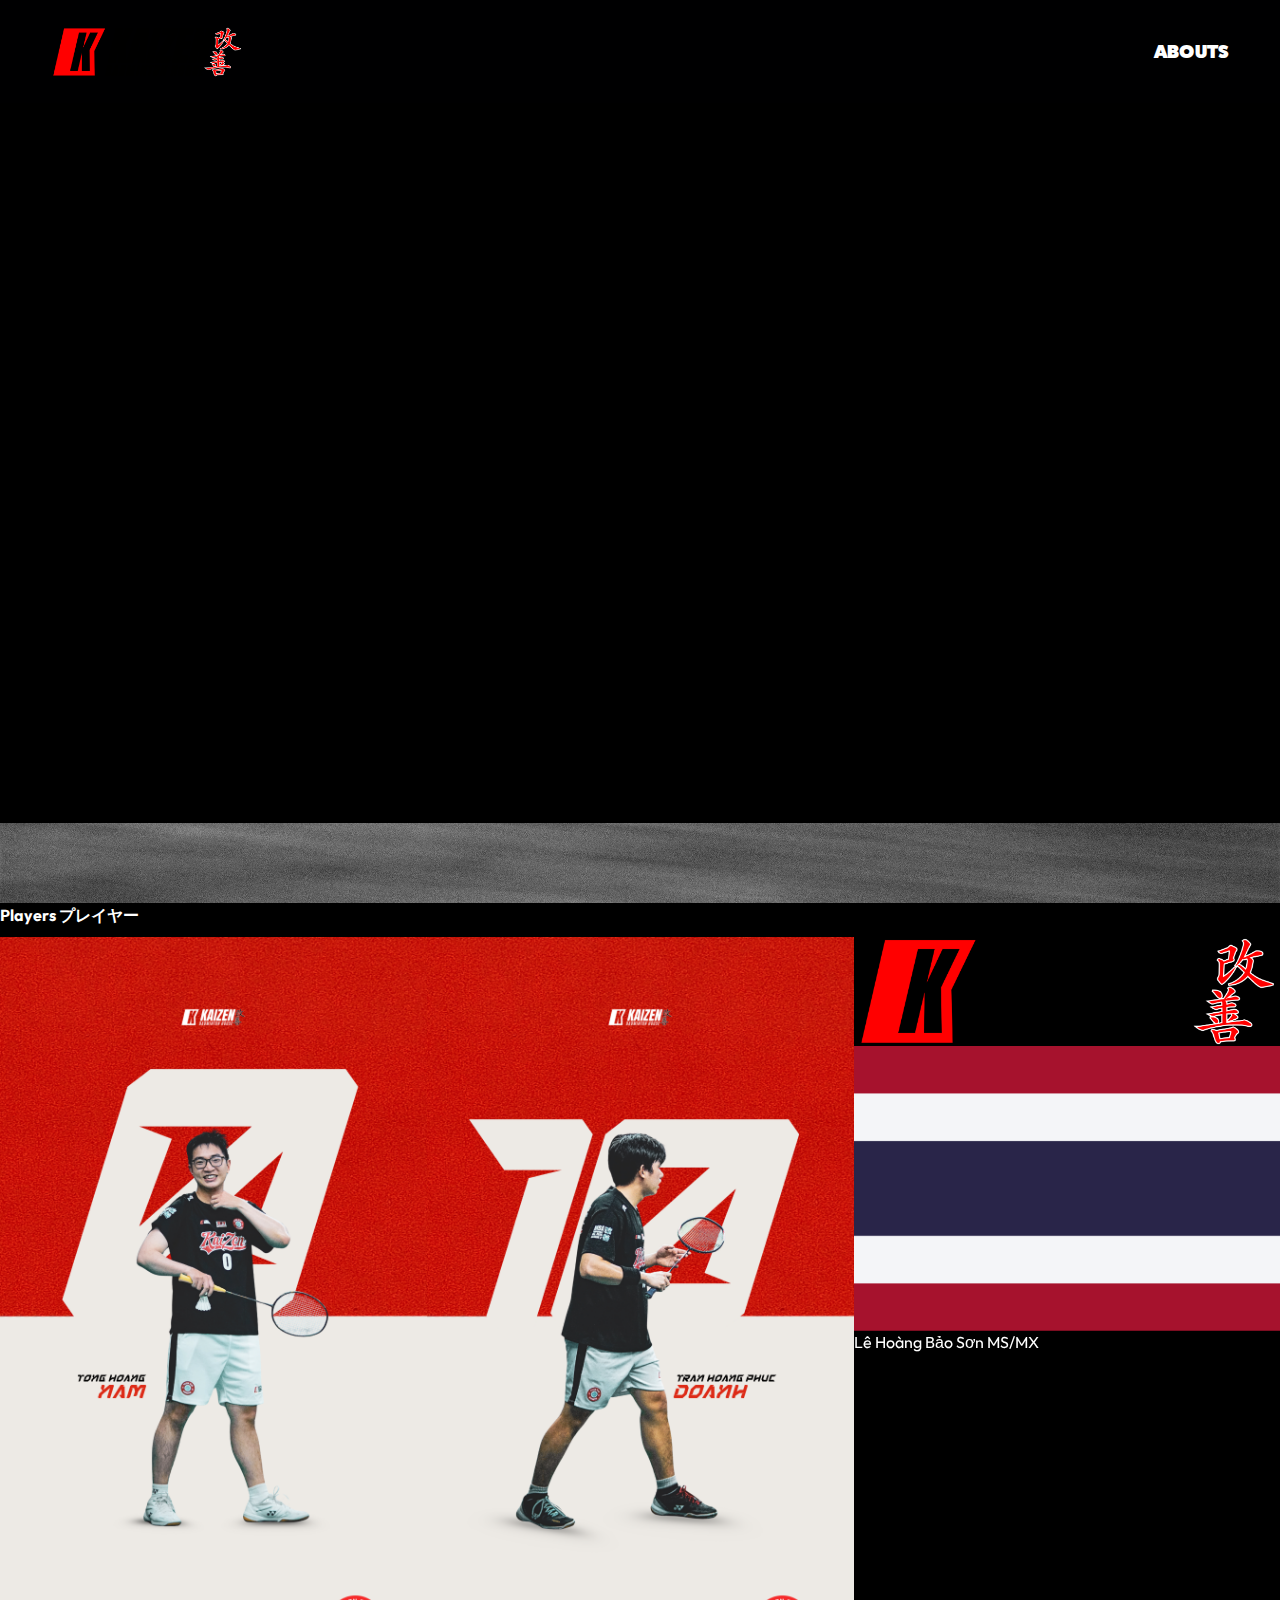
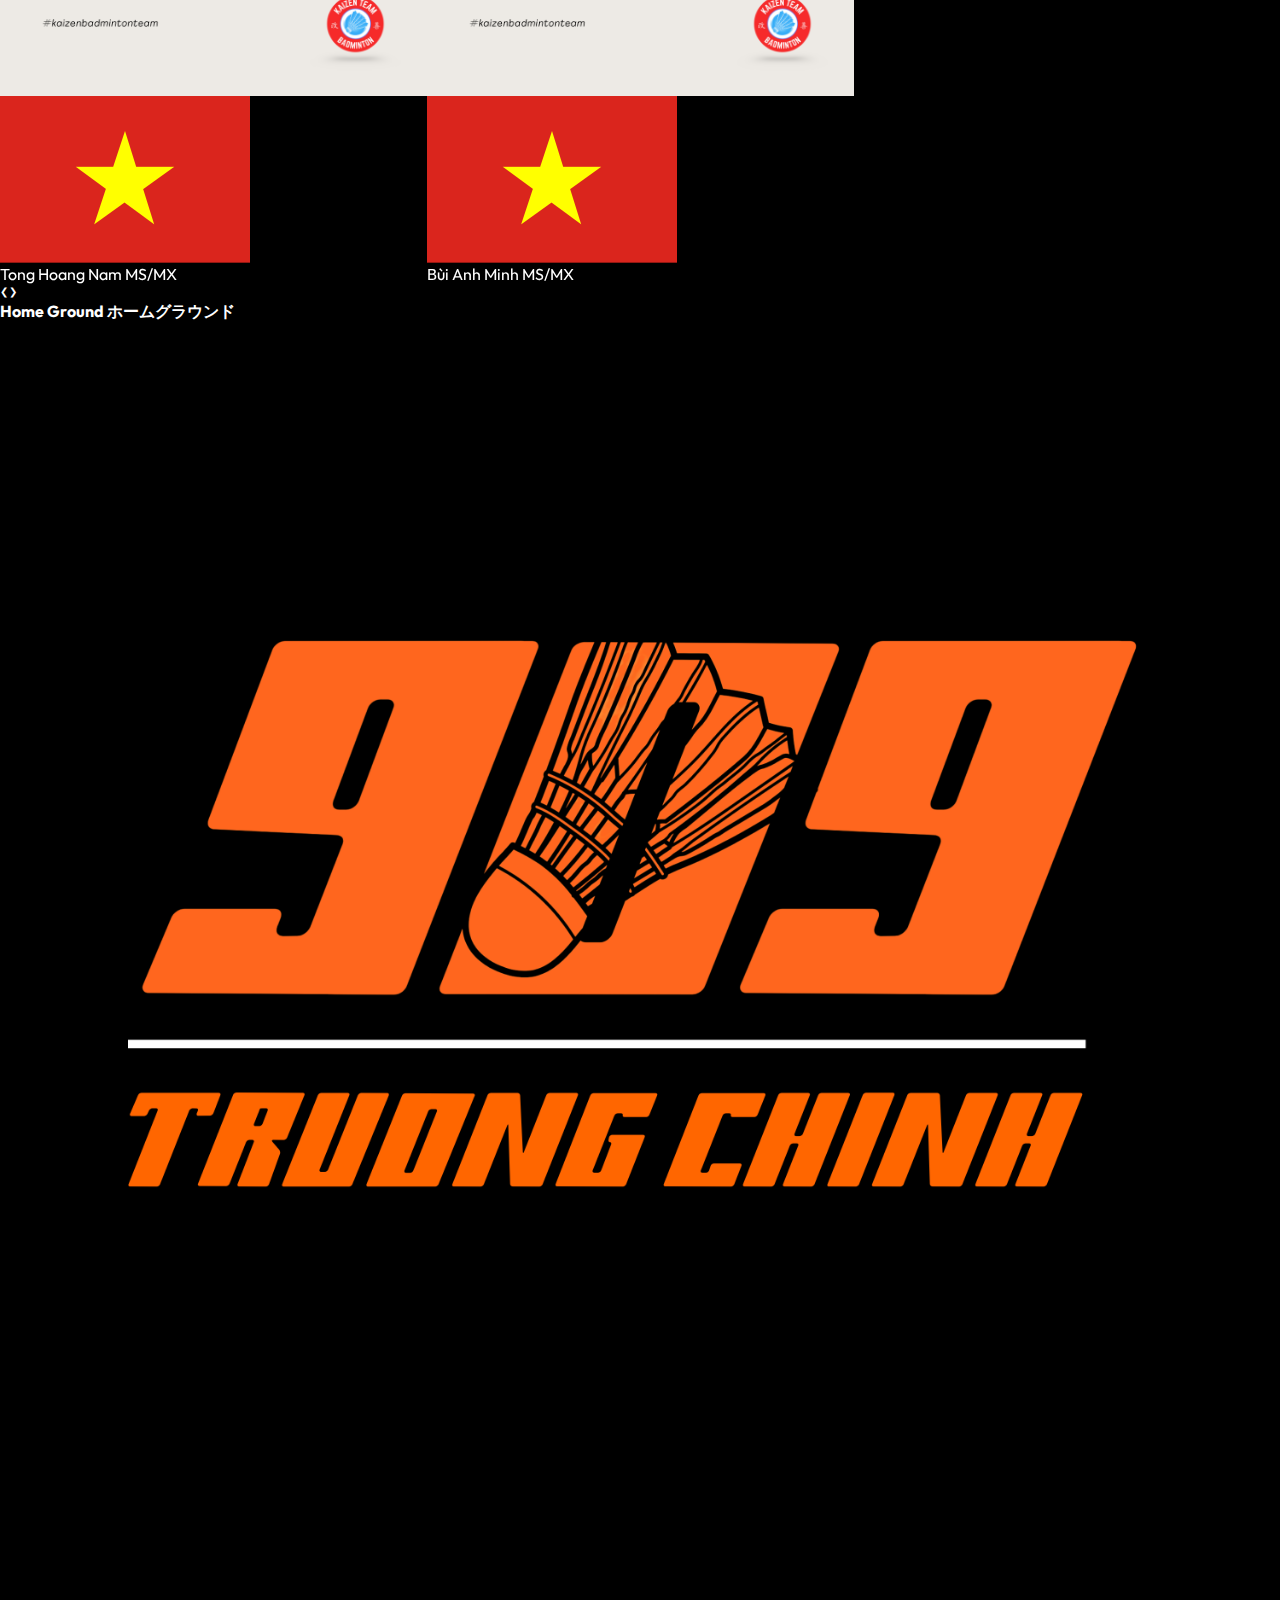
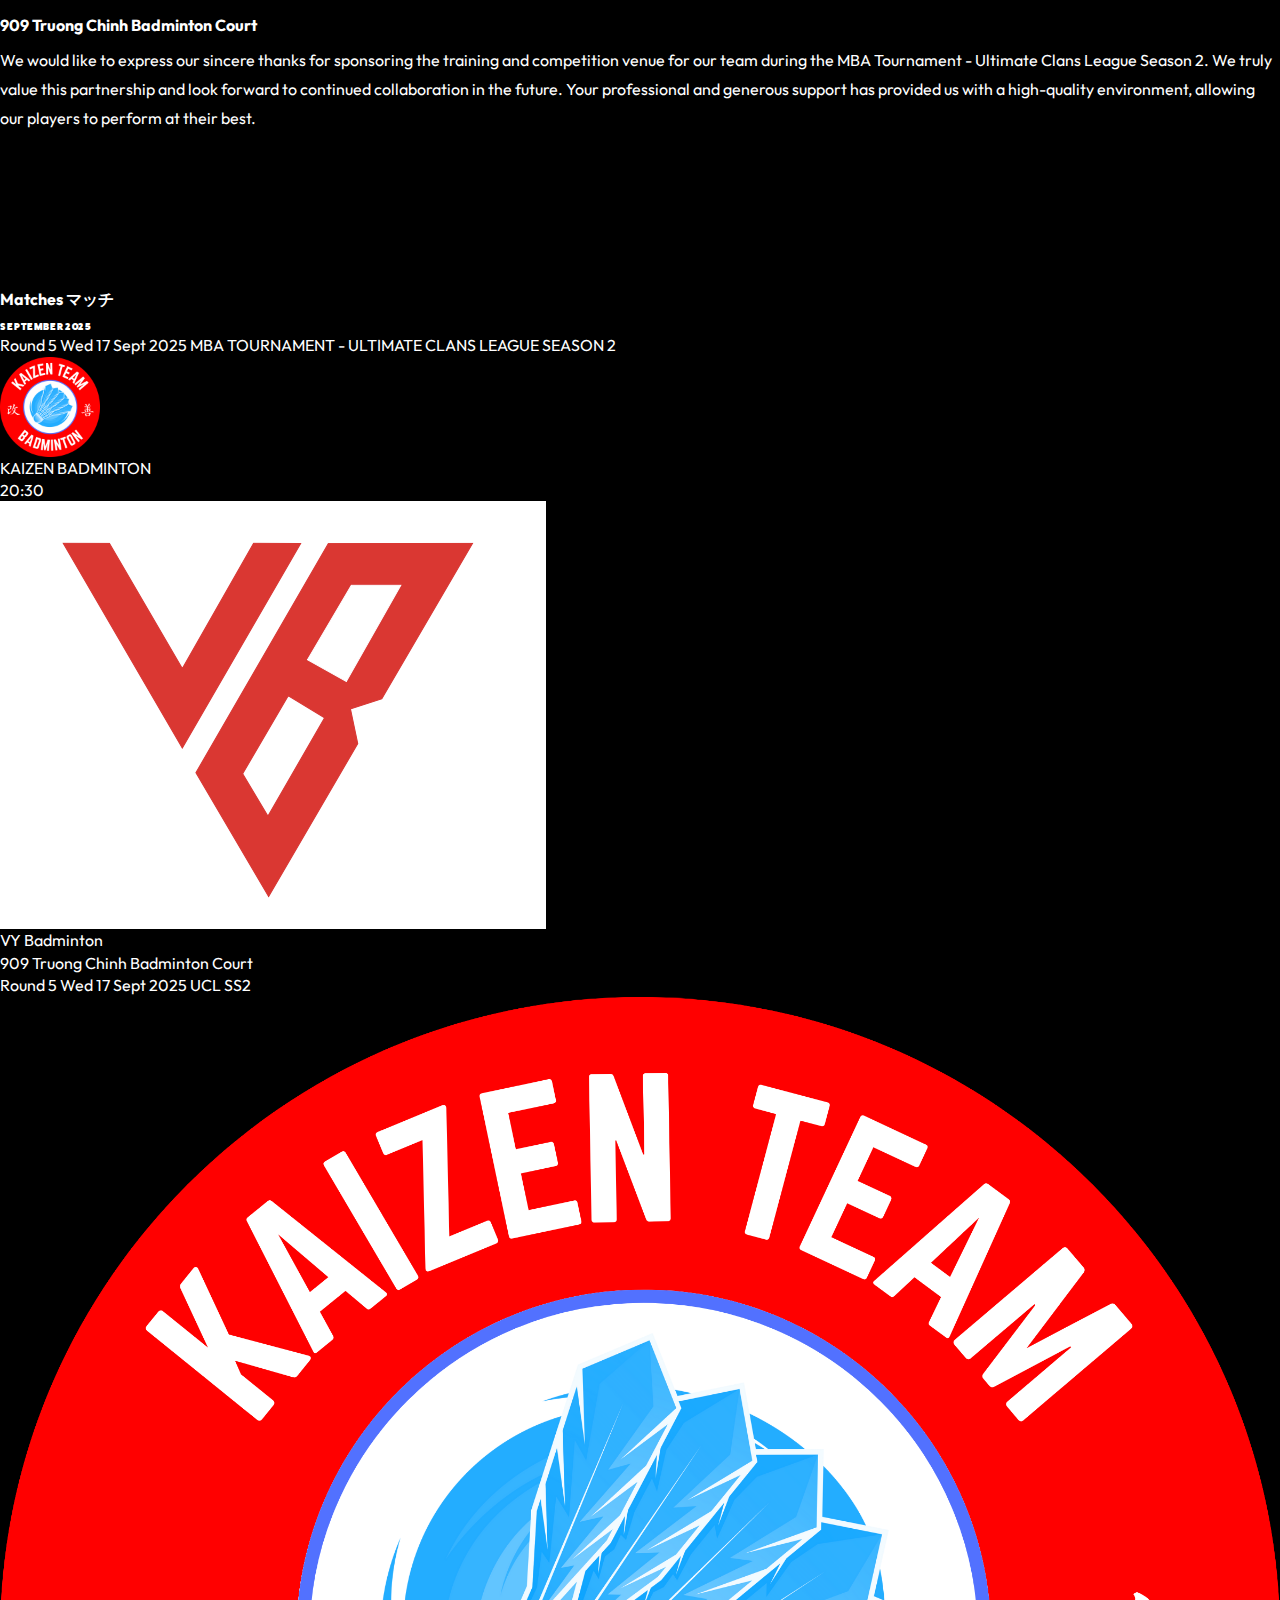
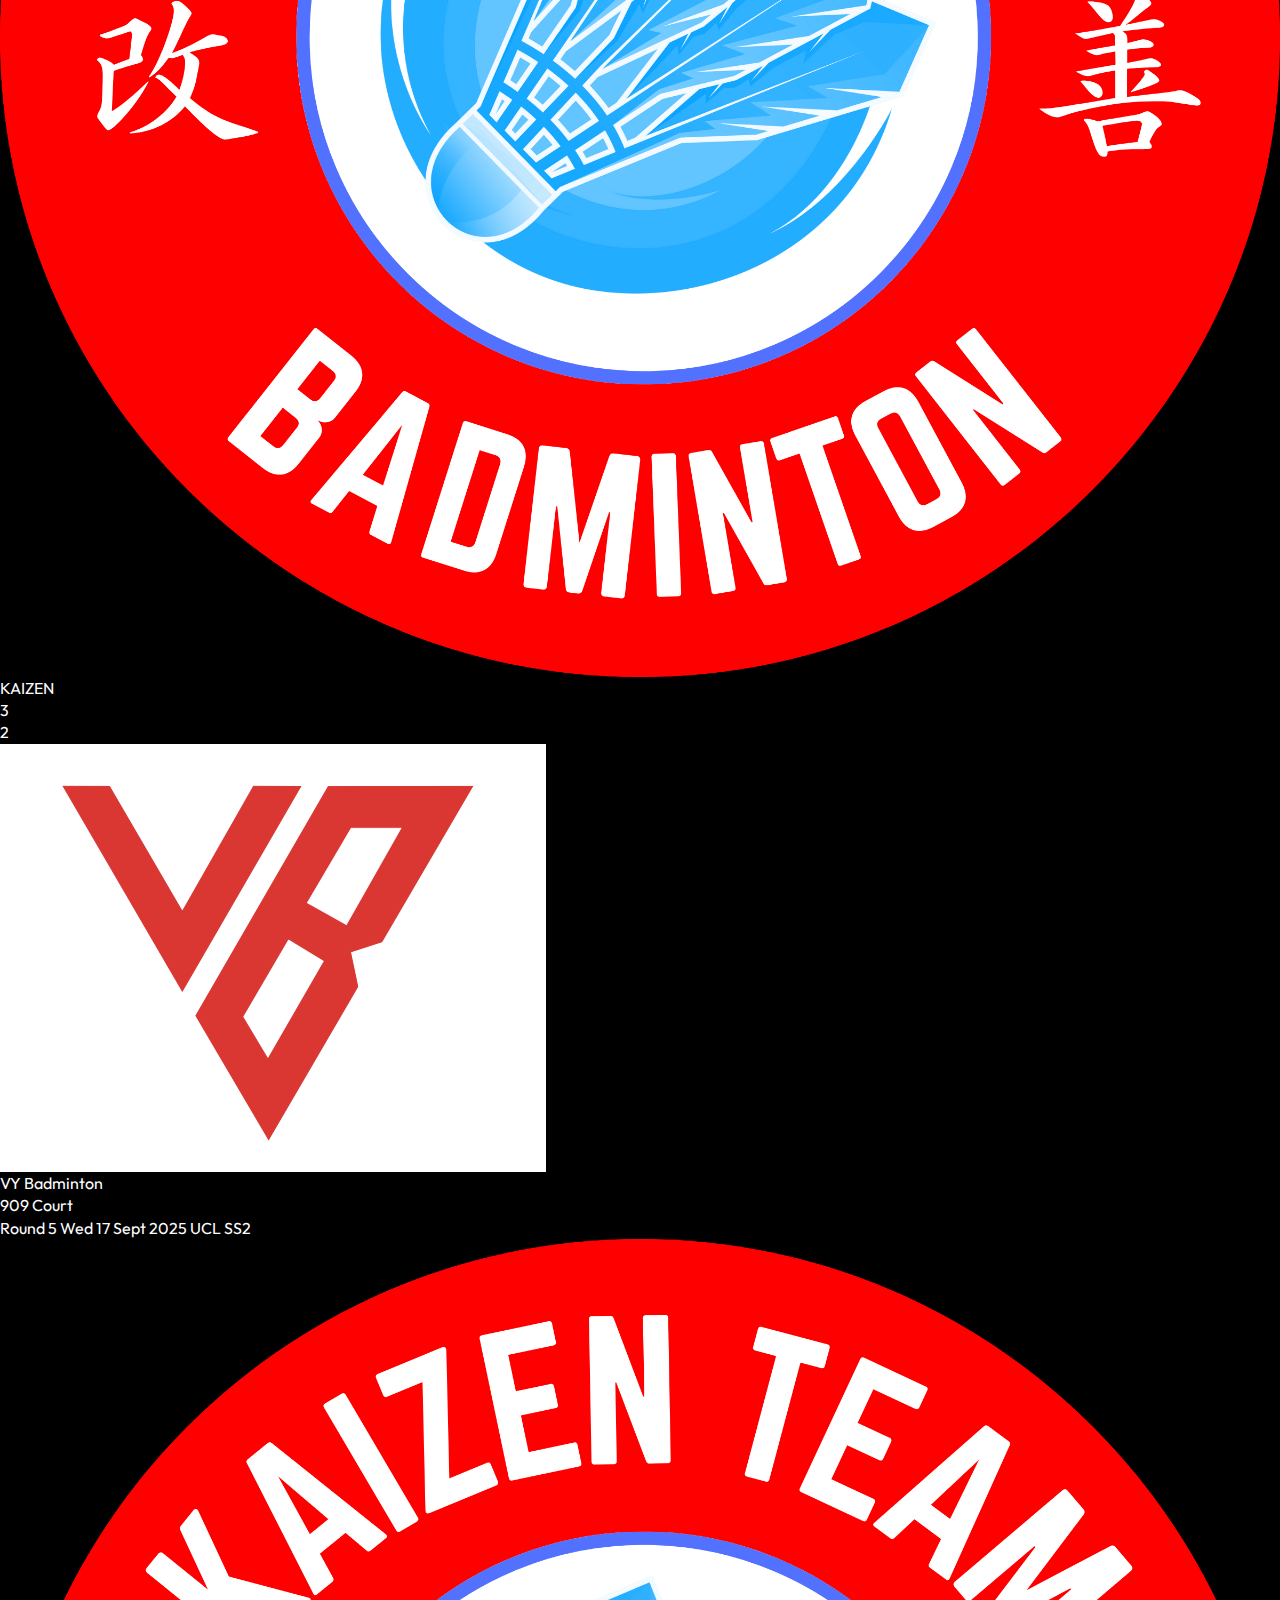
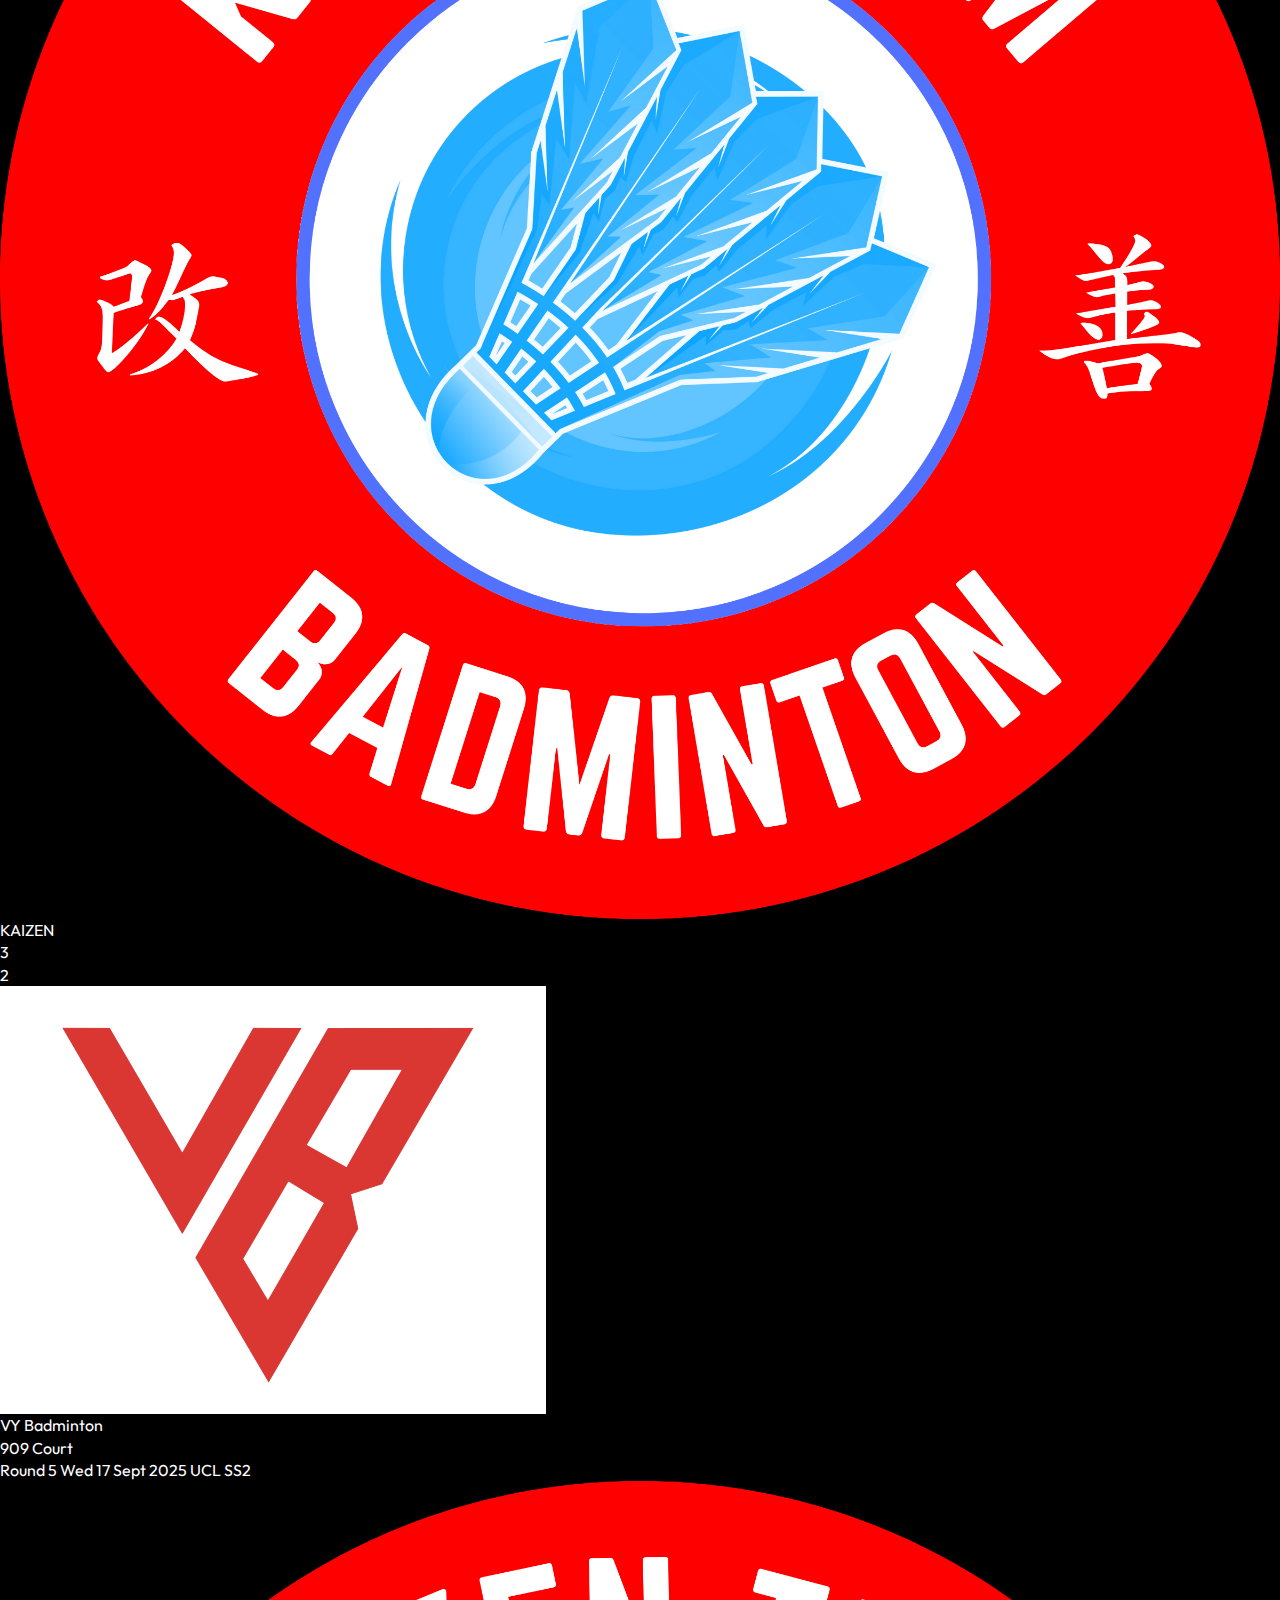
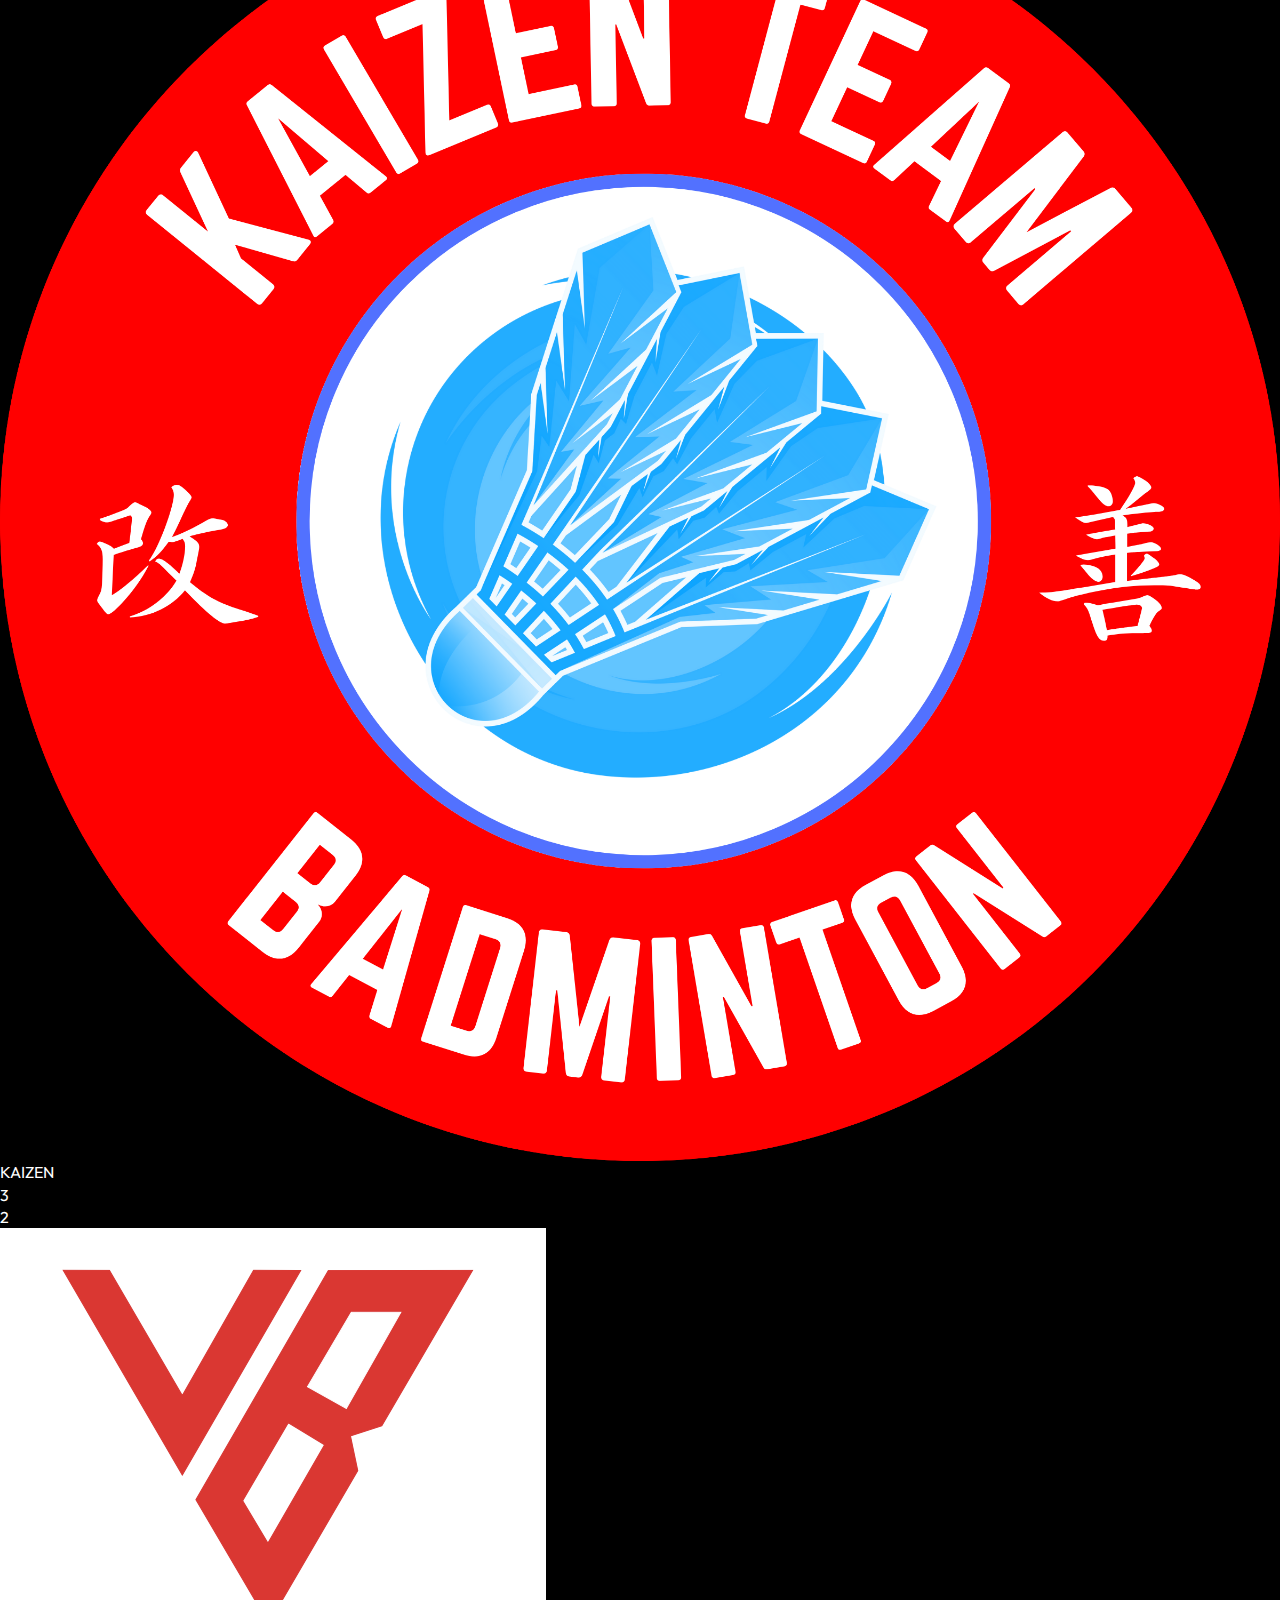
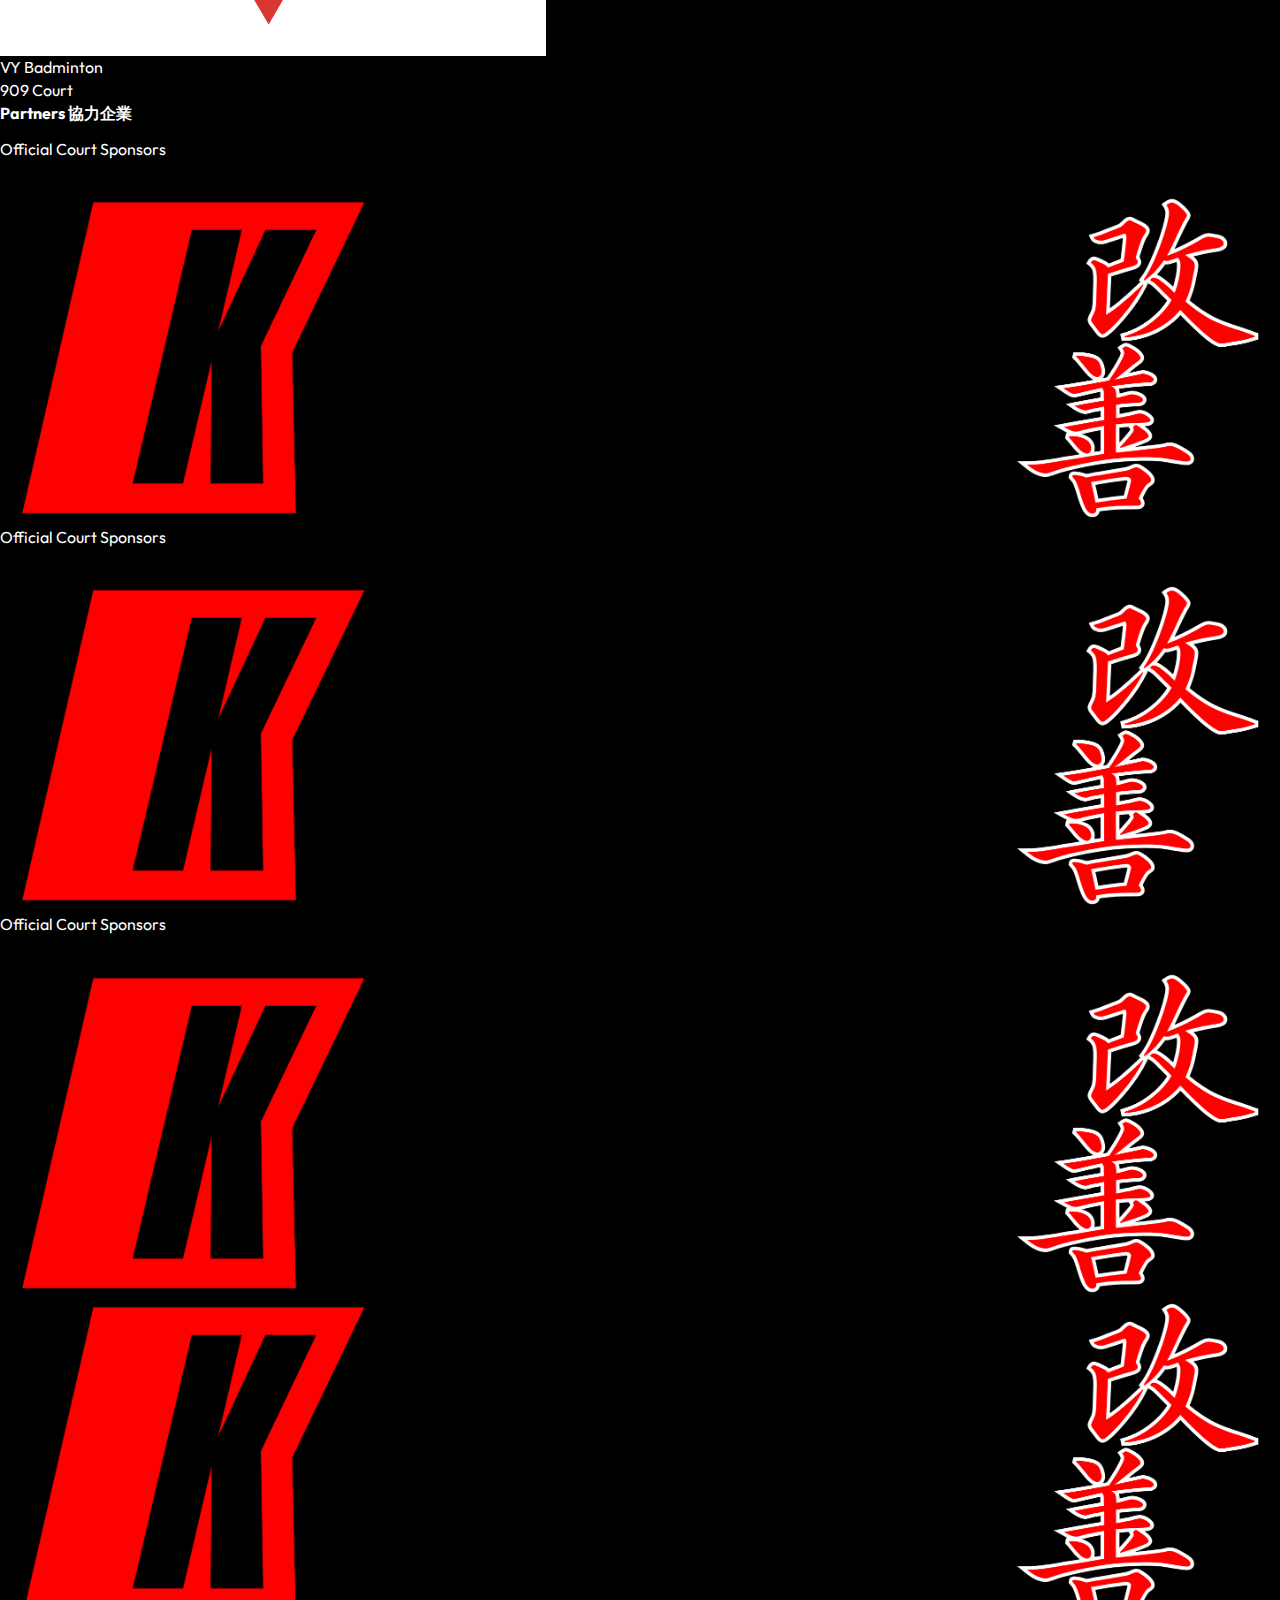
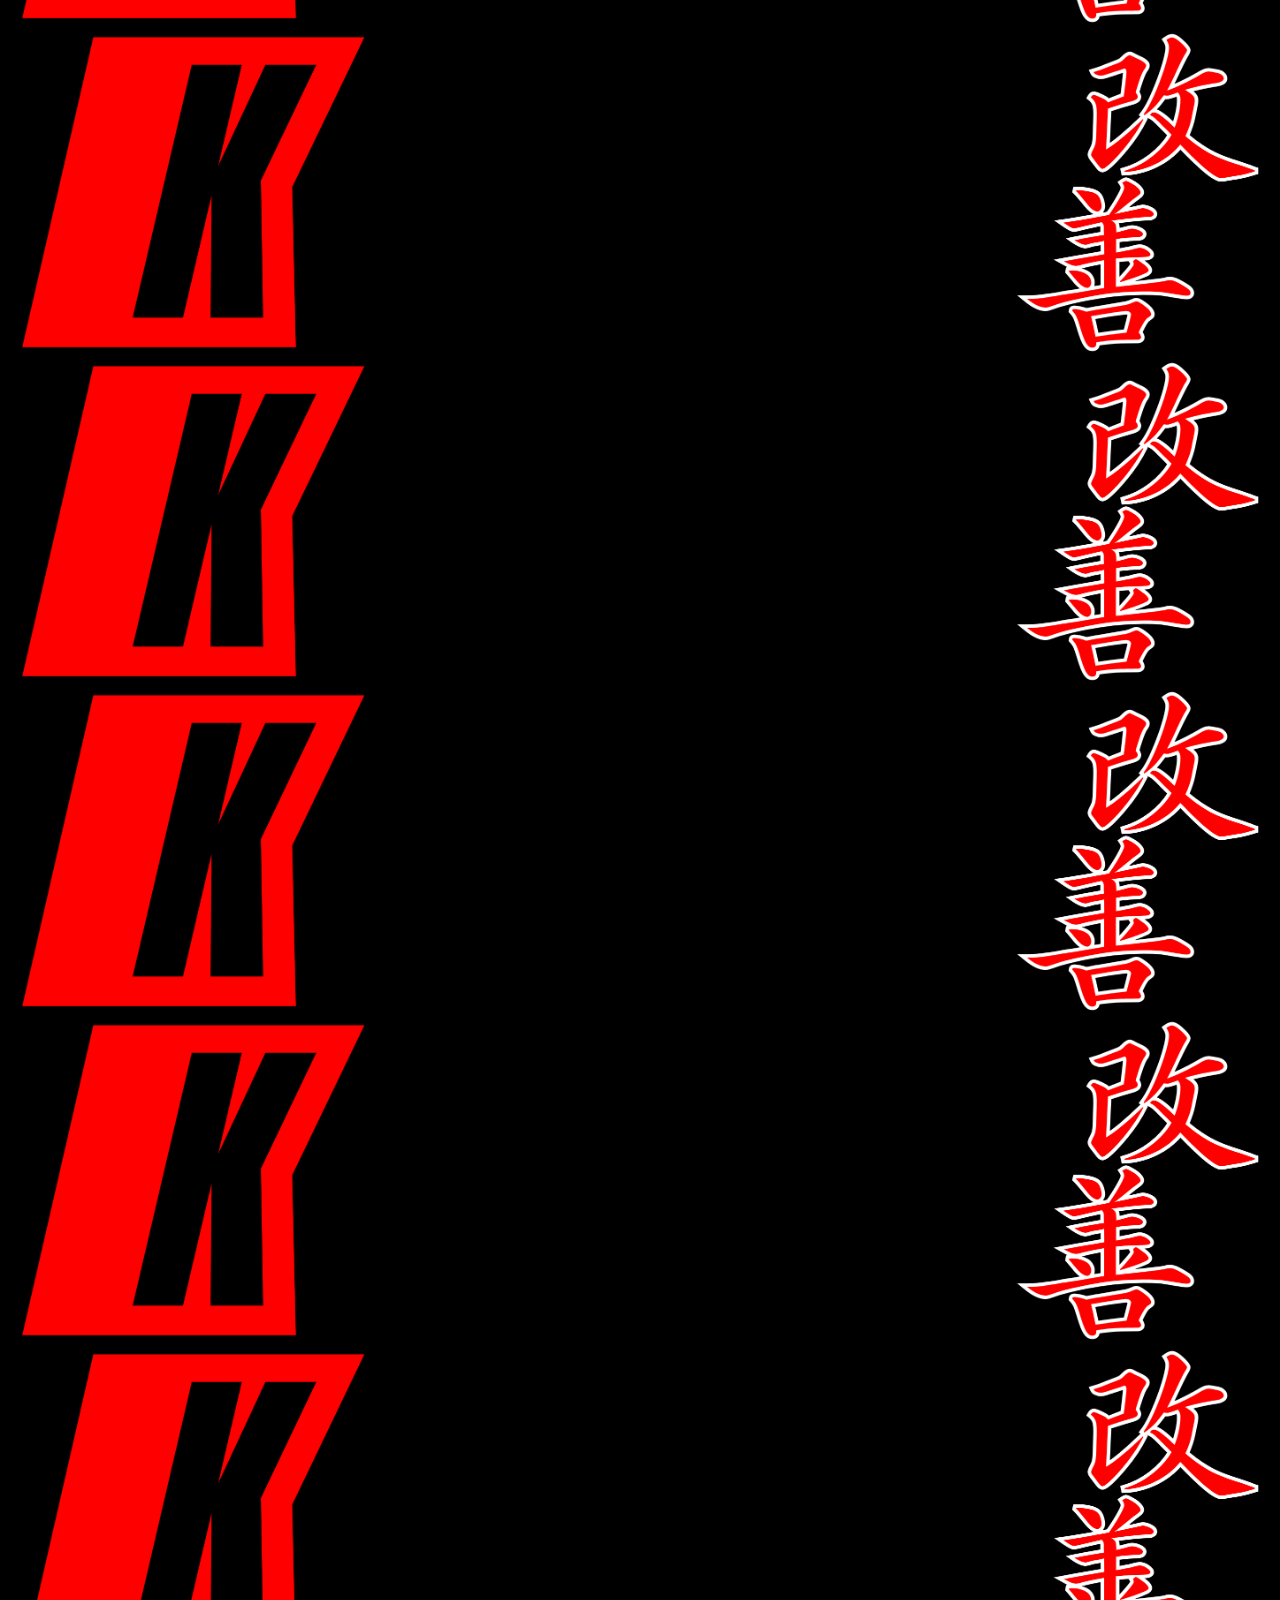
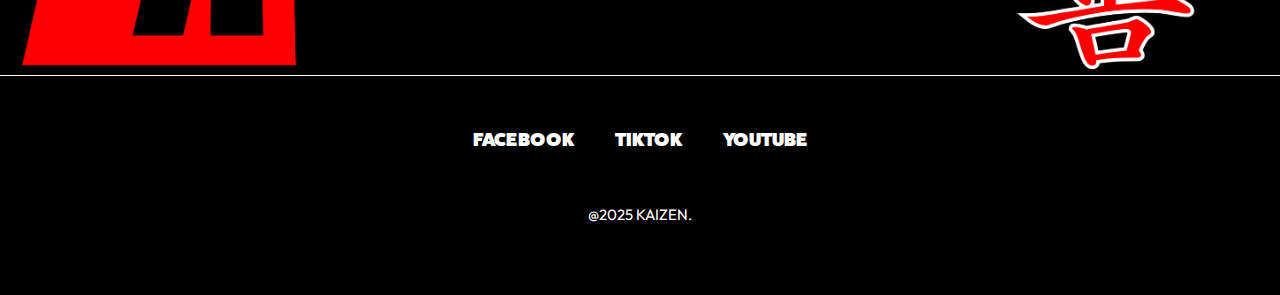
<file: index.html>
<!DOCTYPE html>
<html lang="ja">

<head>



	<meta charset="UTF-8" />
	<meta name="viewport" content="width=device-width, initial-scale=1" />
	<meta name="format-detection" content="telephone=no" />
	<title>RIOR - MUSIC LIST</title>
	<meta name="keywords" content="" />
	<meta name="description" content="" />
	<meta http-equiv="Content-Style-Type" content="text/css" />
	<meta http-equiv="Content-Script-Type" content="text/javascript" />
	<!-- OGP -->
	<meta property="og:locale" content="ja_JP">
	<meta property="og:site_name" content="" />
	<meta property="og:type" content="website" />
	<meta property="og:title" content="" />
	<meta property="og:description" content="" />
	<meta property="og:url" content="" />
	<meta property="og:image" content="/images/ogp.jpg" />
	<meta property="og:image:width" content="1200" />
	<meta property="og:image:height" content="630" />
	<!-- FAVICON -->
	<link rel="icon" href="./favicon.ico" type="image/x-icon" />
	<link rel="apple-touch-icon" sizes="180x180" href="./favicon/apple-touch-icon.png">
	<link rel="icon" type="image/png" sizes="32x32" href="./favicon/favicon-32x32.png">
	<link rel="icon" type="image/png" sizes="16x16" href="./favicon/favicon-16x16.png">
	<link rel="manifest" href="./favicon/site.webmanifest">
	<!-- FONT -->
	<link rel="preconnect" href="https://fonts.googleapis.com">
	<link rel="preconnect" href="https://fonts.gstatic.com" crossorigin>
	<link href="https://fonts.googleapis.com/css2?family=Damion&family=Lilita+One&display=swap" rel="stylesheet">
	<!-- STYLESHEET -->
	<link rel="stylesheet" href="./css/slick.css">
	<link rel="stylesheet" media="all" href="./css/styles.css" />
	<link rel="stylesheet" media="all" href="./css/responsive.css" />
	<!-- <link rel="stylesheet" href="./css/aos.css"> -->

	<script type="application/ld+json">
        {
            "@context": "http://schema.org",
            "@type": "BreadcrumbList",
            "itemListElement": [{
                "@type": "ListItem",
                "position": 1,
                "item": {
                    "@id": "",
                    "name": "TOP"
                }
            }]
        }
    </script>


</head>

<body id="home">
	<div id="wrapper">
		<header>
			<div class="iHeader">
				<div class="iHeader--logo">
					<img src="images/logo.png" alt="">
				</div>
				<div class="iHeader--menu">
					<ul class="iHeader--list">
						<li><a href="">Abouts</a></li>
					</ul>
				</div>
				<div class="iHeader--hamburger">
					<div class="hamburger" id="hamburgerMenu">
						<span class="hamburger-line"></span>
						<span class="hamburger-line"></span>
						<span class="hamburger-line"></span>
					</div>
				</div>
			</div>
		</header>
		<!-- end <header>-->
		<main>
			<section class="iMainvisual">
				<div class="iMainvisual--bg">
					<img src="images/banner-security.jpg" alt="" class="sp">
					<img src="images/banner-security-pc.jpg" alt="" class="pc">
				</div>
				<!-- <div class="iMainvisual--main">
					<div class="iMainvisual--img">
						<img src="images/logo.png" alt="You ARE MY SUNSHINE">
					</div>
					<div class="iMainvisual--content">
						<ul class="iMainvisual--list">
							<li><img src="images/MEN/10.png" alt=""></li>
							<li><img src="images/MEN/0.png" alt=""></li>
							<li><img src="images/MEN/98.png" alt=""></li>
							<li><img src="images/MEN/17.png" alt=""></li>
							<li><img src="images/MEN/23.png" alt=""></li>
							<li><img src="images/MEN/8.png" alt=""></li>
						</ul>
					</div>
				</div> -->
			</section>
			<section class="iMember --padding">
				<div class="iMember--wrap --wrap">
					<h3 class="ih3">
						<span class="en">Players</span>
						<span class="jp">プレイヤー</span>
					</h3>
					<ul class="iMember--list">
						<li>
							<div class="img">
								<img src="images/MEN/0.png" alt="">
							</div>

							<div class="info">
								<div class="city"><img src="images/vn.webp" alt=""></div>
								<div class="title">
									<span class="name">Tong Hoang Nam</span>
									<span class="role">MS/MX</span>
								</div>
							</div>
						</li>
						<li>
							<div class="img">
								<img src="images/MEN/10.png" alt="">
							</div>
							<div class="info">
								<div class="city"><img src="images/vn.webp" alt=""></div>
								<div class="title">
									<span class="name">Bùi Anh Minh</span>
									<span class="role">MS/MX</span>
								</div>
							</div>

						</li>
						<li>
							<div class="img">
								<img src="images/logo.png" alt="">
							</div>
							<div class="info">
								<div class="city"><img src="images/thailand.png" alt=""></div>
								<div class="title">
									<span class="name">Lê Hoàng Bảo Sơn</span>
									<span class="role">MS/MX</span>
								</div>
							</div>

						</li>
						<li>
							<div class="img">
								<img src="images/logo.png" alt="">
							</div>
							<div class="info">
								<div class="city"><img src="images/thailand.png" alt=""></div>
								<div class="title">
									<span class="name">Lê Hoàng Bảo Sơn</span>
									<span class="role">MS/MX</span>
								</div>
							</div>

						</li>
						<li>
							<div class="img">
								<img src="images/logo.png" alt="">
							</div>
							<div class="info">
								<div class="city"><img src="images/thailand.png" alt=""></div>
								<div class="title">
									<span class="name">Lê Hoàng Bảo Sơn</span>
									<span class="role">MS/MX</span>
								</div>
							</div>

						</li>
						<li>
							<div class="img">
								<img src="images/logo.png" alt="">
							</div>
							<div class="info">
								<div class="city"><img src="images/thailand.png" alt=""></div>
								<div class="title">
									<span class="name">Lê Hoàng Bảo Sơn</span>
									<span class="role">MS/MX</span>
								</div>
							</div>

						</li>
						<li>
							<div class="img">
								<img src="images/logo.png" alt="">
							</div>
							<div class="info">
								<div class="city"><img src="images/thailand.png" alt=""></div>
								<div class="title">
									<span class="name">Lê Hoàng Bảo Sơn</span>
									<span class="role">MS/MX</span>
								</div>
							</div>

						</li>
						<li>
							<div class="img">
								<img src="images/logo.png" alt="">
							</div>
							<div class="info">
								<div class="city"><img src="images/thailand.png" alt=""></div>
								<div class="title">
									<span class="name">Lê Hoàng Bảo Sơn</span>
									<span class="role">MS/MX</span>
								</div>
							</div>

						</li>
					</ul>
					<div class="iMember--btn">
						<span class="custom-prev">&#10094;</span>
						<span class="custom-next">&#10095;</span>
					</div>
				</div>
			</section>

			<div class="iHomeGround --padding">
				<h3 class="ih3">
					<span class="en">Home Ground</span>
					<span class="jp">ホームグラウンド</span>
				</h3>
				<div class="iHomeGround--wrap --wrap">
					<div class="iHomeGround--info">
						<div class="iHomeGround--cooperate">
							<div class="iHomeGround--main">
								<img src="images/logo-909.png" alt="">
							</div>
						</div>
						<h4>909 Truong Chinh Badminton Court</h4>
						<div class="iHomeGround--desc">
							<p>We would like to express our sincere thanks for sponsoring the training and competition
								venue for our team during the MBA Tournament - Ultimate Clans League Season 2.
								We truly value this partnership and look forward to continued collaboration in the
								future. Your professional and generous support has provided us with a high-quality
								environment,
								allowing our players to perform at their best.</p>

						</div>
					</div>
					<div class="iHomeGround--map">
						<iframe
							src="https://www.google.com/maps/embed?pb=!1m18!1m12!1m3!1d4714.900413693296!2d106.62525047580189!3d10.820626989330924!2m3!1f0!2f0!3f0!3m2!1i1024!2i768!4f13.1!3m3!1m2!1s0x317529b0c12f7213%3A0xbbbb5cf9e1c4ccd4!2zQ0xCIEPhuqd1IEzDtG5nIFRyxrDhu51uZyBDaGluaCA5MDk!5e1!3m2!1svi!2s!4v1753639809201!5m2!1svi!2s"
							style="border:0;" allowfullscreen="" loading="lazy"
							referrerpolicy="no-referrer-when-downgrade"></iframe>
					</div>
				</div>
			</div>
			<div class="iMatch">
				<div class="iMatch--bg"></div>
				<div class="iMatch--title">
					<h3 class="ih3">
						<span class="en">Matches</span>
						<span class="jp">マッチ</span>
					</h3>
				</div>
				<div class="iMatch--month">
					<span class="month">SEPTEMBER 2025</span>
				</div>
				<div class="iMatch--wrap">
					<ul class="iMatch--list">
						<li class="iMatch--item">
							<div class="iMatch--item-title">
								<span class="round">Round 5</span>
								<span class="date">Wed 17 Sept 2025</span>
								<span class="name">MBA TOURNAMENT - ULTIMATE CLANS LEAGUE SEASON 2</span>
							</div>
							<div class="iMatch--team">
								<div class="iMatch--team-info">
									<div class="iMatch--team-logo">
										<img src="images/logo moi/kaizen team badminton circle.png" alt="" width="100px"
											height="100px">
									</div>
									<div class="iMatch--team-name">
										<span>KAIZEN BADMINTON</span>
									</div>
								</div>
								<ul class="iMatch--team-coming">
									<span>20:30</span>
								</ul>
								<div class="iMatch--team-info">
									<div class="iMatch--team-logo">
										<img src="images/vybadminton.png" alt="">
									</div>
									<div class="iMatch--team-name">
										<span>VY Badminton</span>
									</div>
								</div>
							</div>
							<div class="iMatch--item-map">
								<span>909 Truong Chinh Badminton Court</span>
							</div>
						</li>
						<li class="iMatch--item">
							<div class="iMatch--item-title">
								<span class="round">Round 5</span>
								<span class="date">Wed 17 Sept 2025</span>
								<span class="name">UCL SS2</span>
							</div>
							<div class="iMatch--team">
								<div class="iMatch--team-info">
									<div class="iMatch--team-logo">
										<img src="images/logo moi/kaizen team badminton circle.png" alt="">
									</div>
									<div class="iMatch--team-name">
										<span>KAIZEN</span>
									</div>
								</div>
								<ul class="iMatch--team-scores">
									<li class="win">3</li>
									<li>2</li>
								</ul>
								<div class="iMatch--team-info">
									<div class="iMatch--team-logo">
										<img src="images/vybadminton.png" alt="">
									</div>
									<div class="iMatch--team-name">
										<span>VY Badminton</span>
									</div>
								</div>
							</div>
							<div class="iMatch--item-map">
								<span>909 Court</span>
							</div>
						</li>
						<li class="iMatch--item">
							<div class="iMatch--item-title">
								<span class="round">Round 5</span>
								<span class="date">Wed 17 Sept 2025</span>
								<span class="name">UCL SS2</span>
							</div>
							<div class="iMatch--team">
								<div class="iMatch--team-info">
									<div class="iMatch--team-logo">
										<img src="images/logo moi/kaizen team badminton circle.png" alt="">
									</div>
									<div class="iMatch--team-name">
										<span>KAIZEN</span>
									</div>
								</div>
								<ul class="iMatch--team-scores">
									<li class="win">3</li>
									<li>2</li>
								</ul>
								<div class="iMatch--team-info">
									<div class="iMatch--team-logo">
										<img src="images/vybadminton.png" alt="">
									</div>
									<div class="iMatch--team-name">
										<span>VY Badminton</span>
									</div>
								</div>
							</div>
							<div class="iMatch--item-map">
								<span>909 Court</span>
							</div>
						</li>
						<li class="iMatch--item">
							<div class="iMatch--item-title">
								<span class="round">Round 5</span>
								<span class="date">Wed 17 Sept 2025</span>
								<span class="name">UCL SS2</span>
							</div>
							<div class="iMatch--team">
								<div class="iMatch--team-info">
									<div class="iMatch--team-logo">
										<img src="images/logo moi/kaizen team badminton circle.png" alt="">
									</div>
									<div class="iMatch--team-name">
										<span>KAIZEN</span>
									</div>
								</div>
								<ul class="iMatch--team-scores">
									<li class="win">3</li>
									<li>2</li>
								</ul>
								<div class="iMatch--team-info">
									<div class="iMatch--team-logo">
										<img src="images/vybadminton.png" alt="">
									</div>
									<div class="iMatch--team-name">
										<span>VY Badminton</span>
									</div>
								</div>
							</div>
							<div class="iMatch--item-map">
								<span>909 Court</span>
							</div>
						</li>
					</ul>
				</div>
			</div>
			<section class="iPartner --padding">
				<div class="iPartner--wrap --wrap">
					<h3 class="ih3">
						<span class="en">Partners</span>
						<span class="jp">協力企業</span>
					</h3>
					<div class="iPartner--group">
						<div class="iPartner--group-item">
							<p class="iPartner--title">Official Court Sponsors</p>
							<ul class="iPartner--list">
								<li>
									<div class="img">
										<img src="images/logo.png" alt="">
									</div>
								</li>
							</ul>
						</div>
						<div class="iPartner--group-item">
							<p class="iPartner--title">Official Court Sponsors</p>
							<ul class="iPartner--list">
								<li>
									<div class="img">
										<img src="images/logo.png" alt="">
									</div>
								</li>
							</ul>
						</div>
					</div>

					<p class="iPartner--title">Official Court Sponsors</p>
					<ul class="iPartner--list">
						<li>
							<div class="img">
								<img src="images/logo.png" alt="">
							</div>
						</li>
						<li>
							<div class="img">
								<img src="images/logo.png" alt="">
							</div>
						</li>
						<li>
							<div class="img">
								<img src="images/logo.png" alt="">
							</div>
						</li>
						<li>
							<div class="img">
								<img src="images/logo.png" alt="">
							</div>
						</li>
						<li>
							<div class="img">
								<img src="images/logo.png" alt="">
							</div>
						</li>
						<li>
							<div class="img">
								<img src="images/logo.png" alt="">
							</div>
						</li>
						<li>
							<div class="img">
								<img src="images/logo.png" alt="">
							</div>
						</li>

					</ul>
				</div>
			</section>
		</main>
		<!-- end <main>-->
		<footer>
			<div class="iFooter">
				<ul class="iFooter--link">
					<li><a href="">FACEBOOK</a></li>
					<li><a href="">TIKTOK</a></li>
					<li><a href="">YOUTUBE</a></li>
				</ul>
				<div class="iFooter--logo">


					<div class="iFooter--copyright">
						<span>@2025 KAIZEN.</span>
					</div>
				</div>

			</div>
		</footer>
		<!-- end <footer> -->
	</div>
	<!-- end #wrapper -->
	<script src="./js/jquery.js"></script>
	<!-- <script src="./js/aos.js"></script> -->
	<!-- <script src="./js/matchHeight.js"></script> -->
	<script src="./js/slick.min.js"></script>
	<script src="./js/sweetlink.js"></script>
	<script src="./js/common.js"></script>
	<script src="./js/top.js"></script>
</body>

</html>
</file>
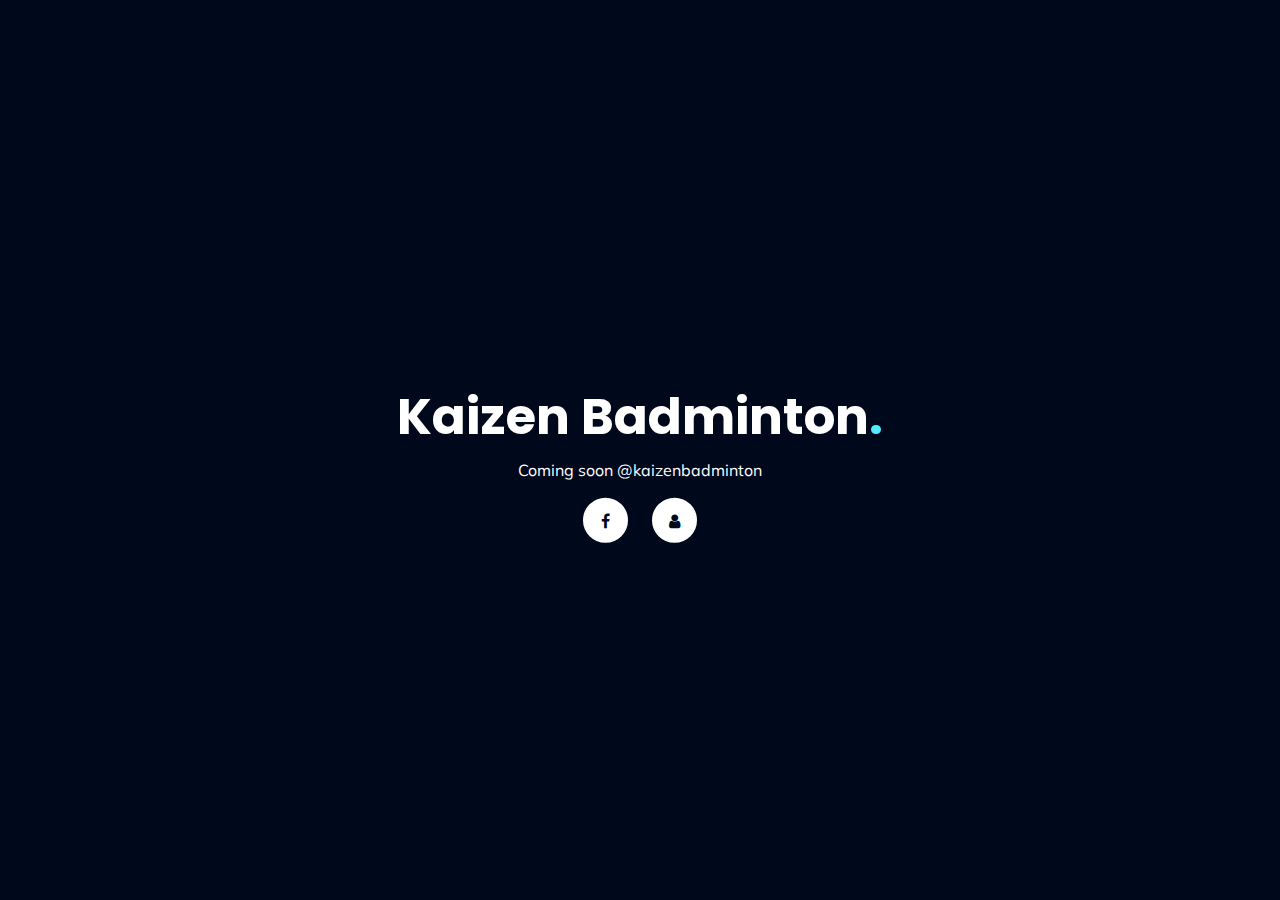
<file: wp-content/index.html>
<html lang="en">

<head>
	<meta charset="UTF-8">


	<link rel="apple-touch-icon" type="image/png"
		href="https://cpwebassets.codepen.io/assets/favicon/apple-touch-icon-5ae1a0698dcc2402e9712f7d01ed509a57814f994c660df9f7a952f3060705ee.png">

	<meta name="apple-mobile-web-app-title" content="CodePen">

	<link rel="icon" type="image/x-icon"
		href="https://cpwebassets.codepen.io/assets/favicon/favicon-aec34940fbc1a6e787974dcd360f2c6b63348d4b1f4e06c77743096d55480f33.ico">

	<link rel="mask-icon" type="image/x-icon"
		href="https://cpwebassets.codepen.io/assets/favicon/logo-pin-b4b4269c16397ad2f0f7a01bcdf513a1994f4c94b8af2f191c09eb0d601762b1.svg"
		color="#111">






	<title>Kaizen Badminton</title>

	<link rel="canonical" href="https://codepen.io/hugoptz_/pen/gyGLoq">
	<link href="https://fonts.googleapis.com/css?family=Poppins:700" rel="stylesheet">
	<link href="https://maxcdn.bootstrapcdn.com/font-awesome/4.7.0/css/font-awesome.min.css" rel="stylesheet"
		integrity="sha384-wvfXpqpZZVQGK6TAh5PVlGOfQNHSoD2xbE+QkPxCAFlNEevoEH3Sl0sibVcOQVnN" crossorigin="anonymous">
	<link href="https://fonts.googleapis.com/css?family=Muli" rel="stylesheet">
	<script>document.addEventListener("touchstart", function () { }, true);</script>

	<link rel="stylesheet" href="https://cdnjs.cloudflare.com/ajax/libs/animate.css/3.5.2/animate.min.css">

	<style>
		body {
			background: #00091B;
			color: #fff;
		}


		@keyframes fadeIn {
			from {
				top: 20%;
				opacity: 0;
			}

			to {
				top: 100;
				opacity: 1;
			}

		}

		@-webkit-keyframes fadeIn {
			from {
				top: 20%;
				opacity: 0;
			}

			to {
				top: 100;
				opacity: 1;
			}

		}

		.wrapper {
			position: absolute;
			left: 50%;
			top: 50%;
			transform: translate(-50%, -50%);
			-webkit-transform: translate(-50%, -50%);
			animation: fadeIn 1000ms ease;
			-webkit-animation: fadeIn 1000ms ease;

		}

		h1 {
			font-size: 50px;
			font-family: 'Poppins', sans-serif;
			margin-bottom: 0;
			line-height: 1;
			font-weight: 700;
		}

		.dot {
			color: #4FEBFE;
		}

		p {
			text-align: center;
			margin: 18px;
			font-family: 'Muli', sans-serif;
			font-weight: normal;

		}

		.icons {
			text-align: center;

		}

		.icons i {
			color: #00091B;
			background: #fff;
			height: 15px;
			width: 15px;
			padding: 13px;
			margin: 0 10px;
			border-radius: 50px;
			border: 2px solid #fff;
			transition: all 200ms ease;
			text-decoration: none;
			position: relative;
		}

		.icons i:hover,
		.icons i:active {
			color: #fff;
			background: none;
			cursor: pointer !important;
			transform: scale(1.2);
			-webkit-transform: scale(1.2);
			text-decoration: none;

		}
	</style>

	<script>
		window.console = window.console || function (t) { };
	</script>



</head>

<body translate="no">
	<div class="wrapper">
		<h1>Kaizen Badminton<span class="dot">.</span></h1>
		<p>Coming soon @kaizenbadminton</p>
		<div class="icons">
			<a href="https://www.facebook.com/profile.php?id=61572834952468" target="_blank"><i
					class="fa fa-facebook"></i></a>
			<a href="https://www.tiktok.com/@kaizen.badminton"><i class="fa  fa-user"></i></a>
		</div>
	</div>






</body>

</html>
</file>
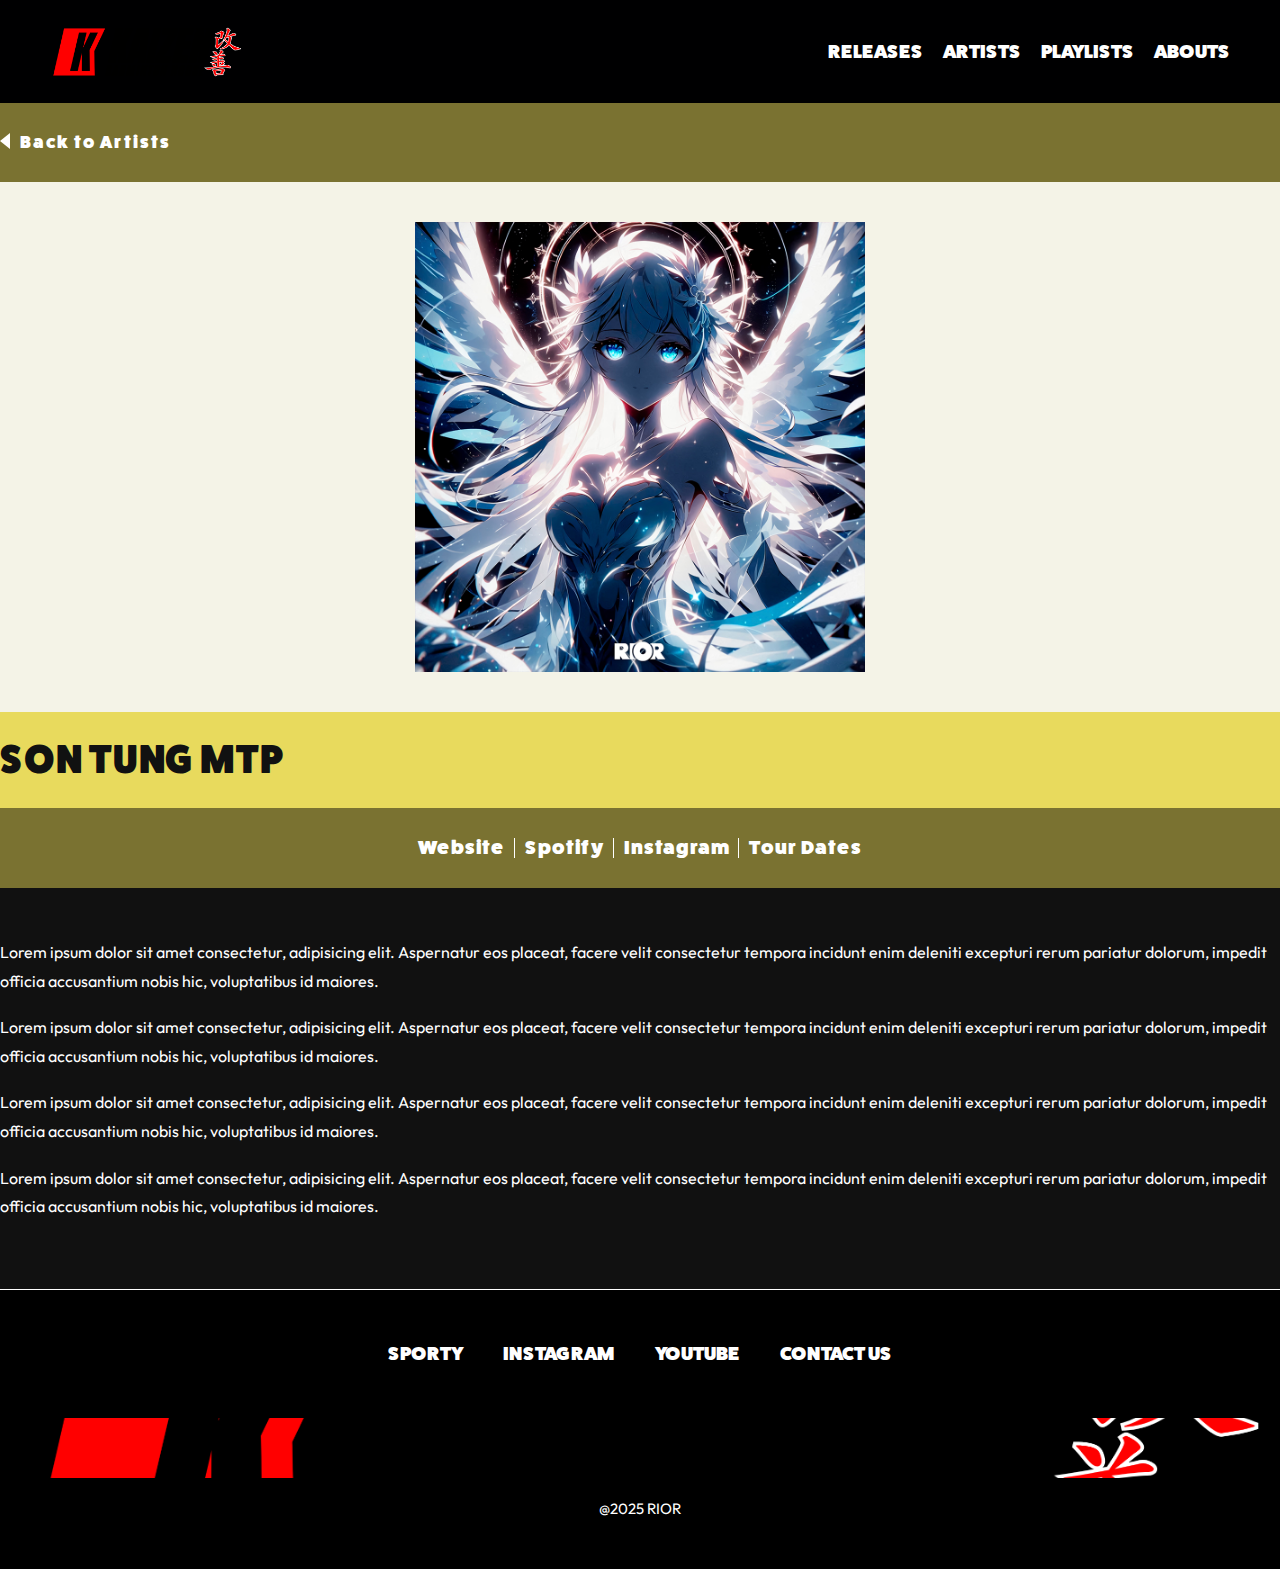
<file: artists-detail.html>
<!DOCTYPE html>
<html lang="ja">

<head>



	<meta charset="UTF-8" />
	<meta name="viewport" content="width=device-width, initial-scale=1" />
	<meta name="format-detection" content="telephone=no" />
	<title>RIOR - MUSIC LIST</title>
	<meta name="keywords" content="" />
	<meta name="description" content="" />
	<meta http-equiv="Content-Style-Type" content="text/css" />
	<meta http-equiv="Content-Script-Type" content="text/javascript" />
	<!-- OGP -->
	<meta property="og:locale" content="ja_JP">
	<meta property="og:site_name" content="" />
	<meta property="og:type" content="website" />
	<meta property="og:title" content="" />
	<meta property="og:description" content="" />
	<meta property="og:url" content="" />
	<meta property="og:image" content="/images/ogp.jpg" />
	<meta property="og:image:width" content="1200" />
	<meta property="og:image:height" content="630" />
	<!-- FAVICON -->
	<link rel="icon" href="./favicon.ico" type="image/x-icon" />
	<link rel="apple-touch-icon" sizes="180x180" href="./favicon/apple-touch-icon.png">
	<link rel="icon" type="image/png" sizes="32x32" href="./favicon/favicon-32x32.png">
	<link rel="icon" type="image/png" sizes="16x16" href="./favicon/favicon-16x16.png">
	<link rel="manifest" href="./favicon/site.webmanifest">
	<!-- FONT -->
	<link rel="preconnect" href="https://fonts.googleapis.com">
	<link rel="preconnect" href="https://fonts.gstatic.com" crossorigin>
	<link href="https://fonts.googleapis.com/css2?family=Damion&family=Lilita+One&display=swap" rel="stylesheet">
	<!-- STYLESHEET -->
	<!-- <link rel="stylesheet" href="./css/slick.css"> -->
	<link rel="stylesheet" media="all" href="./css/styles.css" />
	<link rel="stylesheet" media="all" href="./css/responsive.css" />
	<!-- <link rel="stylesheet" href="./css/aos.css"> -->

	<script type="application/ld+json">
        {
            "@context": "http://schema.org",
            "@type": "BreadcrumbList",
            "itemListElement": [{
                "@type": "ListItem",
                "position": 1,
                "item": {
                    "@id": "",
                    "name": "TOP"
                }
            }]
        }
    </script>


</head>

<body id="artists">
	<div id="wrapper">
		<header>
			<div class="iHeader">
				<div class="iHeader--logo">
					<img src="images/logo.png" alt="">
				</div>
				<div class="iHeader--menu">
					<ul class="iHeader--list">
						<li><a href="">Releases</a></li>
						<li><a href="">Artists</a></li>
						<li><a href="">Playlists</a></li>
						<li><a href="">Abouts</a></li>
					</ul>
				</div>
			</div>
		</header>
		<!-- end <header>-->
		<main>
			<section class="iBack">
				<div class="iBack--wrap">
					<a href=""> Back to Artists</a>
				</div>
			</section>
			<section class="iDetail">
				<div class="iDetail--img">
					<img src="images/HINH2.jpg" alt="">
				</div>
				<div class="marquee">
					<span>Son Tung MTP &nbsp</span>
				</div>
				<ul class="iDetail--link">
					<li><a href="">Website</a></li>
					<li><a href="">Spotify</a></li>
					<li><a href="">Instagram</a></li>
					<li><a href="">Tour Dates</a></li>
				</ul>
			</section>
			<section class="iDetail--desc">
				<div class="iDetail--wrap">
					<p>Lorem ipsum dolor sit amet consectetur, adipisicing elit. Aspernatur eos placeat, facere velit consectetur tempora incidunt enim deleniti excepturi rerum pariatur dolorum, impedit officia accusantium nobis hic, voluptatibus id maiores.</p>
					<p>Lorem ipsum dolor sit amet consectetur, adipisicing elit. Aspernatur eos placeat, facere velit consectetur tempora incidunt enim deleniti excepturi rerum pariatur dolorum, impedit officia accusantium nobis hic, voluptatibus id maiores.</p>
					<p>Lorem ipsum dolor sit amet consectetur, adipisicing elit. Aspernatur eos placeat, facere velit consectetur tempora incidunt enim deleniti excepturi rerum pariatur dolorum, impedit officia accusantium nobis hic, voluptatibus id maiores.</p>
					<p>Lorem ipsum dolor sit amet consectetur, adipisicing elit. Aspernatur eos placeat, facere velit consectetur tempora incidunt enim deleniti excepturi rerum pariatur dolorum, impedit officia accusantium nobis hic, voluptatibus id maiores.</p>
				</div>
			
			</section>

			</section>
		</main>
		<!-- end <main>-->
		<footer>
			<div class="iFooter">
				<ul class="iFooter--link">
					<li><a href="">SPORTY</a></li>
					<li><a href="">INSTAGRAM</a></li>
					<li><a href="">YOUTUBE</a></li>
					<li><a href="">CONTACT US</a></li>
				</ul>
				<div class="iFooter--logo">
					<img src="images/logo.png" alt="">
				</div>
				<div class="iFooter--copyright">
					<span>@2025 RIOR</span>
				</div>
			</div>
		</footer>
		<!-- end <footer> -->
	</div>
	<!-- end #wrapper -->
	<script src="./js/jquery.js"></script>
	<!-- <script src="./js/aos.js"></script> -->
	<!-- <script src="./js/matchHeight.js"></script> -->
	<!-- <script src="./js/slick.min.js"></script> -->
	<script src="./js/sweetlink.js"></script>
	<script src="./js/common.js"></script>
	<script src="./js/top.js"></script>
</body>

</html>
</file>
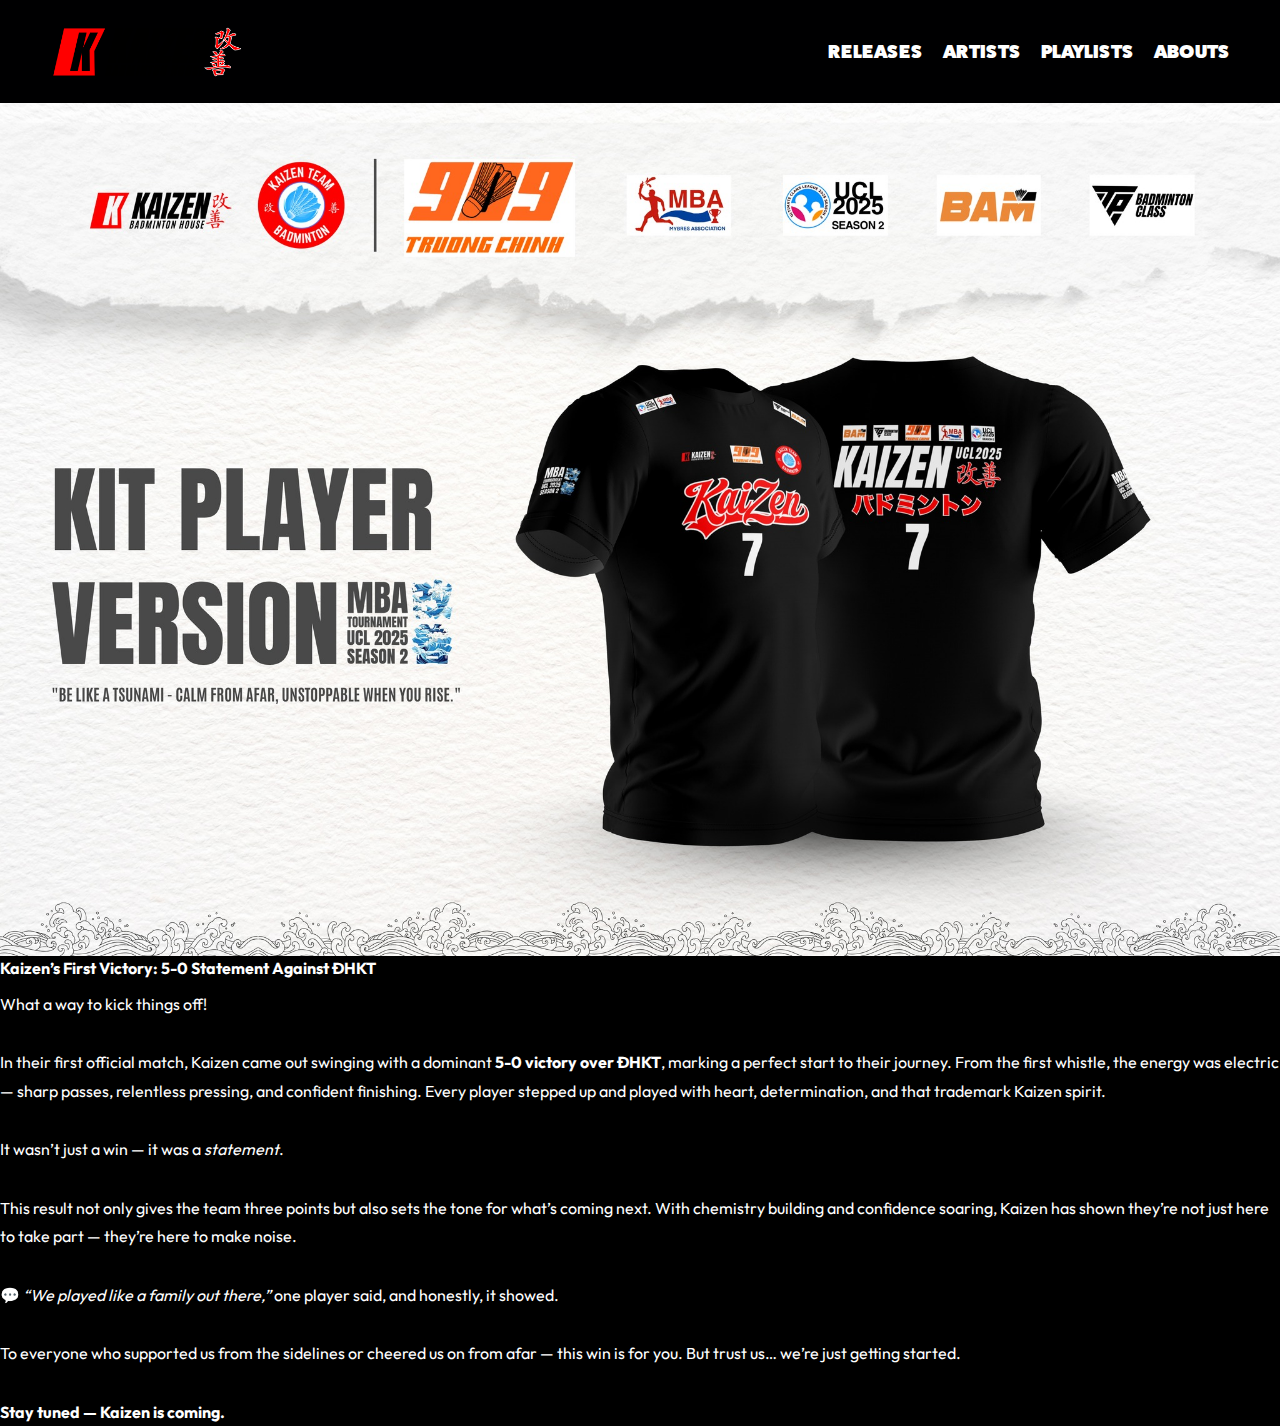
<file: blog-detail.html>
<!DOCTYPE html>
<html lang="ja">

<head>

	<meta charset="UTF-8" />
	<meta name="viewport" content="width=device-width, initial-scale=1" />
	<meta name="format-detection" content="telephone=no" />
	<title>RIOR - MUSIC LIST</title>
	<meta name="keywords" content="" />
	<meta name="description" content="" />
	<meta http-equiv="Content-Style-Type" content="text/css" />
	<meta http-equiv="Content-Script-Type" content="text/javascript" />
	<!-- OGP -->
	<meta property="og:locale" content="ja_JP">
	<meta property="og:site_name" content="" />
	<meta property="og:type" content="website" />
	<meta property="og:title" content="" />
	<meta property="og:description" content="" />
	<meta property="og:url" content="" />
	<meta property="og:image" content="/images/ogp.jpg" />
	<meta property="og:image:width" content="1200" />
	<meta property="og:image:height" content="630" />
	<!-- FAVICON -->
	<link rel="icon" href="./favicon.ico" type="image/x-icon" />
	<link rel="apple-touch-icon" sizes="180x180" href="./favicon/apple-touch-icon.png">
	<link rel="icon" type="image/png" sizes="32x32" href="./favicon/favicon-32x32.png">
	<link rel="icon" type="image/png" sizes="16x16" href="./favicon/favicon-16x16.png">
	<link rel="manifest" href="./favicon/site.webmanifest">
	<!-- FONT -->
	<link rel="preconnect" href="https://fonts.googleapis.com">
	<link rel="preconnect" href="https://fonts.gstatic.com" crossorigin>
	<link href="https://fonts.googleapis.com/css2?family=Damion&family=Lilita+One&display=swap" rel="stylesheet">
	<!-- STYLESHEET -->
	<!-- <link rel="stylesheet" href="./css/slick.css"> -->
	<link rel="stylesheet" media="all" href="./css/styles.css" />
	<link rel="stylesheet" media="all" href="./css/responsive.css" />
	<!-- <link rel="stylesheet" href="./css/aos.css"> -->

	<script type="application/ld+json">
        {
            "@context": "http://schema.org",
            "@type": "BreadcrumbList",
            "itemListElement": [{
                "@type": "ListItem",
                "position": 1,
                "item": {
                    "@id": "",
                    "name": "TOP"
                }
            }]
        }
    </script>


</head>

<body>
	<div id="wrapper">
		<header>
			<div class="iHeader">
				<div class="iHeader--logo">
					<img src="images/logo.png" alt="">
				</div>
				<div class="iHeader--menu">
					<ul class="iHeader--list">
						<li><a href="">Releases</a></li>
						<li><a href="">Artists</a></li>
						<li><a href="">Playlists</a></li>
						<li><a href="">Abouts</a></li>
					</ul>
				</div>
			</div>
		</header>
		<!-- end <header>-->
		<main>
			<div class="iBlog">
				<div class="iBlog--thumbnail">
					<img src="images/pic1.jpg" alt="">
				</div>
				<div class="iBlog--content">
					<h2>Kaizen’s First Victory: 5-0 Statement Against ĐHKT</h2>
					<p>What a way to kick things off!</p>
					<p>In their first official match, Kaizen came out swinging with a dominant <strong>5-0 victory over
							ĐHKT</strong>, marking a perfect start to their journey. From the first whistle, the energy
						was electric — sharp passes, relentless pressing, and confident finishing. Every player stepped
						up and played with heart, determination, and that trademark Kaizen spirit.</p>

					<p>It wasn’t just a win — it was a <em>statement</em>.</p>

					<p>This result not only gives the team three points but also sets the tone for what’s coming next.
						With chemistry building and confidence soaring, Kaizen has shown they’re not just here to take
						part — they’re here to make noise.</p>

					<p>💬 <em>“We played like a family out there,”</em> one player said, and honestly, it showed.</p>

					<p>To everyone who supported us from the sidelines or cheered us on from afar — this win is for you.
						But trust us… we’re just getting started.</p>

					<p><strong>Stay tuned — Kaizen is coming.</strong></p>
				</div>

			</div>
		</main>
		<!-- end <main>-->

		<!-- end <footer> -->
	</div>
	<!-- end #wrapper -->
	<script src="./js/jquery.js"></script>
	<!-- <script src="./js/aos.js"></script> -->
	<!-- <script src="./js/matchHeight.js"></script> -->
	<!-- <script src="./js/slick.min.js"></script> -->
	<script src="./js/sweetlink.js"></script>
	<script src="./js/common.js"></script>
	<script src="./js/top.js"></script>
</body>

</html>
</file>
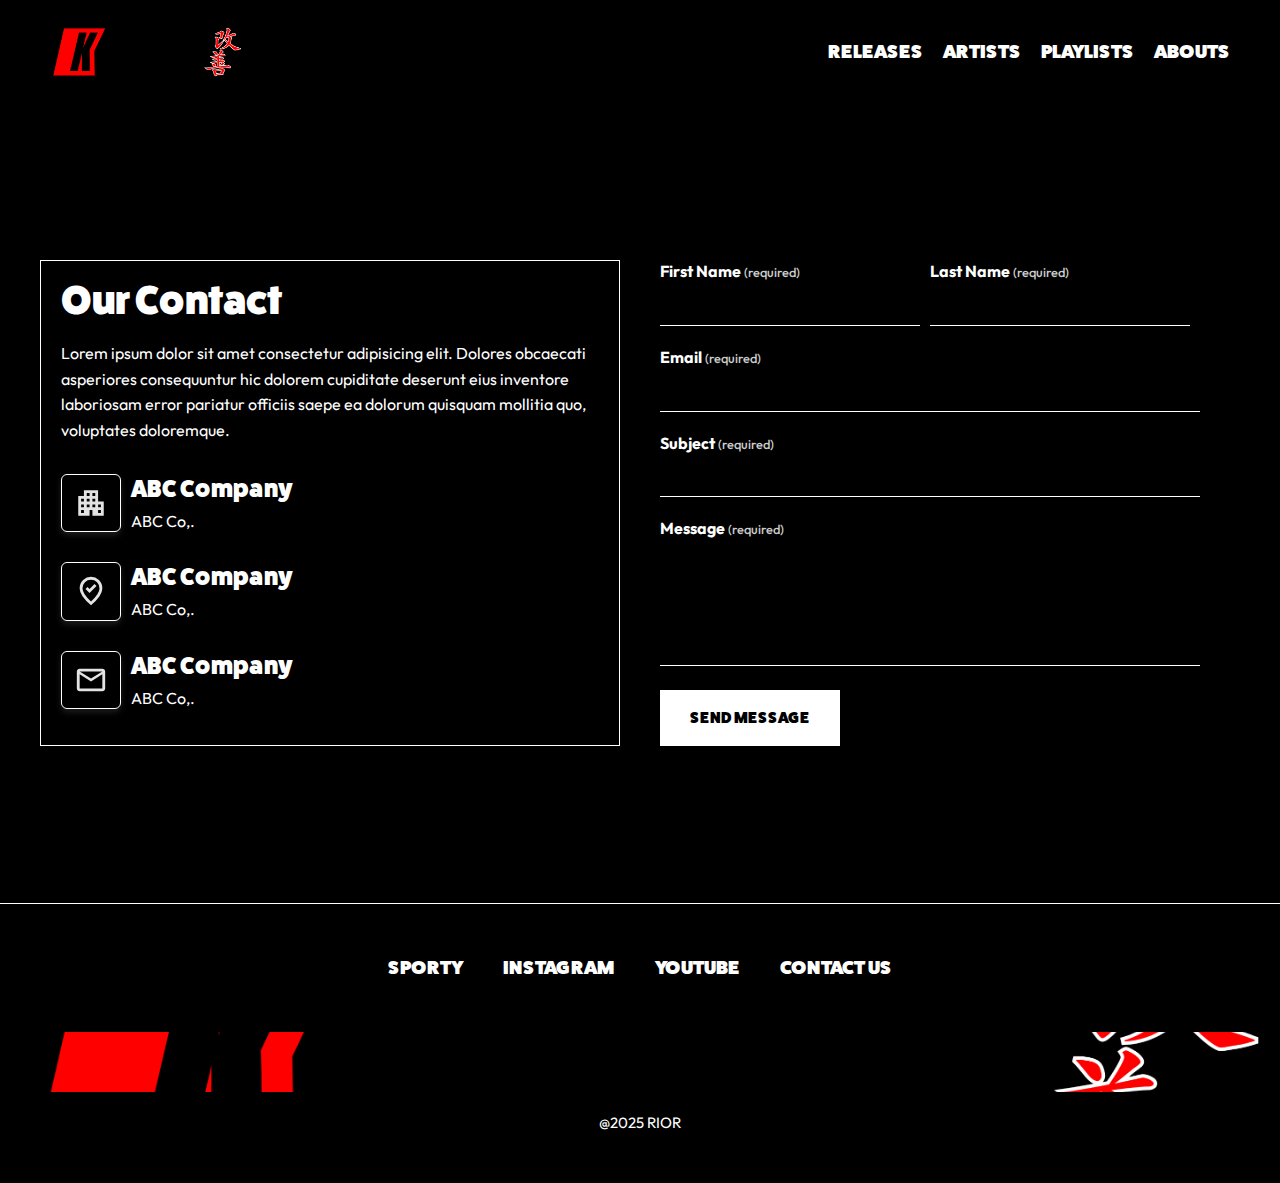
<file: contact.html>
<!DOCTYPE html>
<html lang="ja">

<head>



	<meta charset="UTF-8" />
	<meta name="viewport" content="width=device-width, initial-scale=1" />
	<meta name="format-detection" content="telephone=no" />
	<title>RIOR - MUSIC LIST</title>
	<meta name="keywords" content="" />
	<meta name="description" content="" />
	<meta http-equiv="Content-Style-Type" content="text/css" />
	<meta http-equiv="Content-Script-Type" content="text/javascript" />
	<!-- OGP -->
	<meta property="og:locale" content="ja_JP">
	<meta property="og:site_name" content="" />
	<meta property="og:type" content="website" />
	<meta property="og:title" content="" />
	<meta property="og:description" content="" />
	<meta property="og:url" content="" />
	<meta property="og:image" content="/images/ogp.jpg" />
	<meta property="og:image:width" content="1200" />
	<meta property="og:image:height" content="630" />
	<!-- FAVICON -->
	<link rel="icon" href="./favicon.ico" type="image/x-icon" />
	<link rel="apple-touch-icon" sizes="180x180" href="./favicon/apple-touch-icon.png">
	<link rel="icon" type="image/png" sizes="32x32" href="./favicon/favicon-32x32.png">
	<link rel="icon" type="image/png" sizes="16x16" href="./favicon/favicon-16x16.png">
	<link rel="manifest" href="./favicon/site.webmanifest">
	<!-- FONT -->
	<link rel="preconnect" href="https://fonts.googleapis.com">
	<link rel="preconnect" href="https://fonts.gstatic.com" crossorigin>
	<link href="https://fonts.googleapis.com/css2?family=Damion&family=Lilita+One&display=swap" rel="stylesheet">
	<link rel="stylesheet"
		href="https://fonts.googleapis.com/css2?family=Material+Symbols+Outlined:opsz,wght,FILL,GRAD@20..48,100..700,0..1,-50..200&icon_names=mail" />
	<!-- STYLESHEET -->
	<!-- <link rel="stylesheet" href="./css/slick.css"> -->
	<link rel="stylesheet" media="all" href="./css/styles.css" />
	<link rel="stylesheet" media="all" href="./css/responsive.css" />
	<!-- <link rel="stylesheet" href="./css/aos.css"> -->

	<script type="application/ld+json">
        {
            "@context": "http://schema.org",
            "@type": "BreadcrumbList",
            "itemListElement": [{
                "@type": "ListItem",
                "position": 1,
                "item": {
                    "@id": "",
                    "name": "TOP"
                }
            }]
        }
    </script>


</head>

<body id="contact">
	<div id="wrapper">
		<header>
			<div class="iHeader">
				<div class="iHeader--logo">
					<img src="images/logo.png" alt="">
				</div>
				<div class="iHeader--menu">
					<ul class="iHeader--list">
						<li><a href="">Releases</a></li>
						<li><a href="artists.html">Artists</a></li>
						<li><a href="">Playlists</a></li>
						<li><a href="">Abouts</a></li>
					</ul>
				</div>
				<div class="iHeader--hamburger">
					<div class="hamburger" id="hamburgerMenu">
						<span class="hamburger-line"></span>
						<span class="hamburger-line"></span>
						<span class="hamburger-line"></span>
					</div>
				</div>
			</div>
		</header>
		<!-- end <header>-->
		<main>
			<section class="iContact">
				<div class="iContact--wrap">
					<div class="iContact--info">
						<div class="iContact--info-title">
							<h2 class="title">Our Contact</h2>
							<p class="desc">Lorem ipsum dolor sit amet consectetur adipisicing elit. Dolores obcaecati
								asperiores consequuntur hic dolorem cupiditate deserunt eius inventore laboriosam error
								pariatur officiis saepe ea dolorum quisquam mollitia quo, voluptates doloremque.</p>
						</div>
						<div class="iContact--group">
							<div class="iContact--item">
								<span class="iContact--item-icon">
									<img src="images/company.svg" alt="">
								</span>
								<div class="iContact--item-content">
									<span class="title">ABC Company</span>
									<span class="desc">ABC Co,.</span>
								</div>
							</div>
							<div class="iContact--item">
								<span class="iContact--item-icon">
									<img src="images/location.svg" alt="">
								</span>
								<div class="iContact--item-content">
									<span class="title">ABC Company</span>
									<span class="desc">ABC Co,.</span>
								</div>
							</div>
							<div class="iContact--item">
								<span class="iContact--item-icon">
									<img src="images/mail.svg" alt="">
								</span>
								<div class="iContact--item-content">
									<span class="title">ABC Company</span>
									<span class="desc">ABC Co,.</span>
								</div>
							</div>
						</div>
					</div>
					<div class="iContact--form">
						<div class="iContact--form-body">
							<div class="iContact--form-group">
								<div class="iContact--form-item">
									<label for="firstName">First Name <span>(required)</span></label>
									<input type="text" name="firstName" placeholder="" required id="firstName">
								</div>
								<div class="iContact--form-item">
									<label for="lastName">Last Name <span>(required)</label>
									<input type="text" name="lastName" placeholder="" required id="lastName">
								</div>
							</div>
							<div class="iContact--form-item">
								<label for="email">Email <span>(required)</label>
								<input type="text" name="email" placeholder="" required id="email">
							</div>
							<div class="iContact--form-item">
								<label for="subject">Subject <span>(required)</label>
								<input type="text" name="subject" placeholder="" required id="subject">
							</div>
							<div class="iContact--form-item">
								<label for="message">Message <span>(required)</label>
								<textarea name="message" id="message" rows="5"></textarea>
							</div>
						</div>
						<div class="iContact--form-btn">
							<a href="" class="ibtn">SEND MESSAGE</a>
						</div>
					</div>
				</div>
			</section>
		</main>
		<!-- end <main>-->
		<footer>
			<div class="iFooter">
				<ul class="iFooter--link">
					<li><a href="">SPORTY</a></li>
					<li><a href="">INSTAGRAM</a></li>
					<li><a href="">YOUTUBE</a></li>
					<li><a href="">CONTACT US</a></li>
				</ul>
				<div class="iFooter--logo">
					<img src="images/logo.png" alt="">
				</div>
				<div class="iFooter--copyright">
					<span>@2025 RIOR</span>
				</div>
			</div>
		</footer>
		<!-- end <footer> -->
	</div>
	<!-- end #wrapper -->
	<script src="./js/jquery.js"></script>
	<!-- <script src="./js/aos.js"></script> -->
	<!-- <script src="./js/matchHeight.js"></script> -->
	<!-- <script src="./js/slick.min.js"></script> -->
	<script src="./js/sweetlink.js"></script>
	<script src="./js/common.js"></script>
	<script src="./js/top.js"></script>
</body>

</html>
</file>
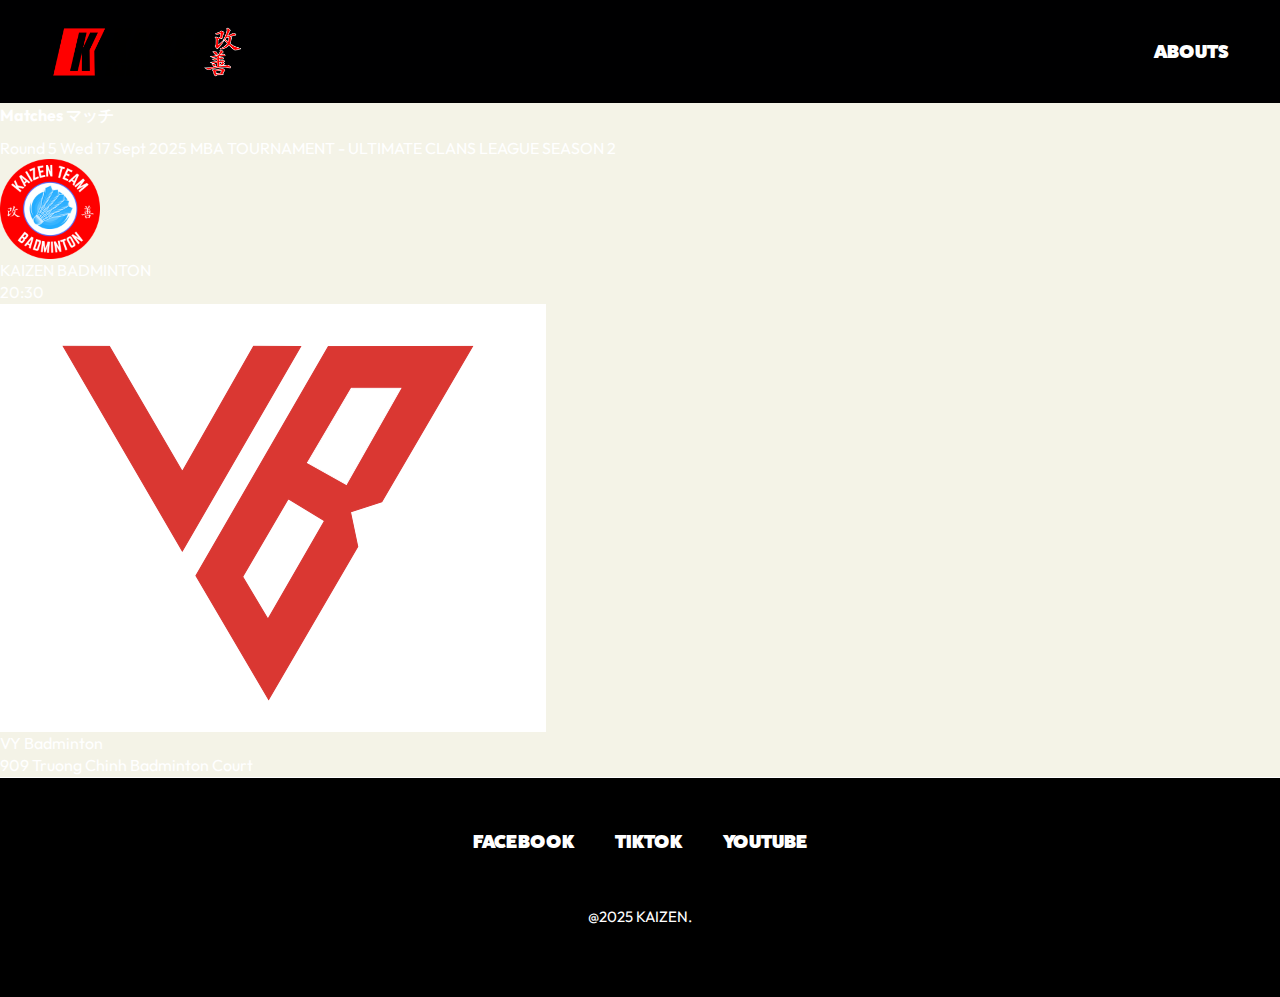
<file: matchs.html>
<!DOCTYPE html>
<html lang="ja">

<head>



	<meta charset="UTF-8" />
	<meta name="viewport" content="width=device-width, initial-scale=1" />
	<meta name="format-detection" content="telephone=no" />
	<title>RIOR - MUSIC LIST</title>
	<meta name="keywords" content="" />
	<meta name="description" content="" />
	<meta http-equiv="Content-Style-Type" content="text/css" />
	<meta http-equiv="Content-Script-Type" content="text/javascript" />
	<!-- OGP -->
	<meta property="og:locale" content="ja_JP">
	<meta property="og:site_name" content="" />
	<meta property="og:type" content="website" />
	<meta property="og:title" content="" />
	<meta property="og:description" content="" />
	<meta property="og:url" content="" />
	<meta property="og:image" content="/images/ogp.jpg" />
	<meta property="og:image:width" content="1200" />
	<meta property="og:image:height" content="630" />
	<!-- FAVICON -->
	<link rel="icon" href="./favicon.ico" type="image/x-icon" />
	<link rel="apple-touch-icon" sizes="180x180" href="./favicon/apple-touch-icon.png">
	<link rel="icon" type="image/png" sizes="32x32" href="./favicon/favicon-32x32.png">
	<link rel="icon" type="image/png" sizes="16x16" href="./favicon/favicon-16x16.png">
	<link rel="manifest" href="./favicon/site.webmanifest">
	<!-- FONT -->
	<link rel="preconnect" href="https://fonts.googleapis.com">
	<link rel="preconnect" href="https://fonts.gstatic.com" crossorigin>
	<link href="https://fonts.googleapis.com/css2?family=Damion&family=Lilita+One&display=swap" rel="stylesheet">
	<!-- STYLESHEET -->
	<!-- <link rel="stylesheet" href="./css/slick.css"> -->
	<link rel="stylesheet" media="all" href="./css/styles.css" />
	<link rel="stylesheet" media="all" href="./css/responsive.css" />
	<!-- <link rel="stylesheet" href="./css/aos.css"> -->

	<script type="application/ld+json">
        {
            "@context": "http://schema.org",
            "@type": "BreadcrumbList",
            "itemListElement": [{
                "@type": "ListItem",
                "position": 1,
                "item": {
                    "@id": "",
                    "name": "TOP"
                }
            }]
        }
    </script>


</head>

<body id="artists">
	<div id="wrapper">
		<header>
			<div class="iHeader">
				<div class="iHeader--logo">
					<img src="images/logo.png" alt="">
				</div>
				<div class="iHeader--menu">
					<ul class="iHeader--list">
						<li><a href="">Abouts</a></li>
					</ul>
				</div>
				<div class="iHeader--hamburger">
					<div class="hamburger" id="hamburgerMenu">
						<span class="hamburger-line"></span>
						<span class="hamburger-line"></span>
						<span class="hamburger-line"></span>
					</div>
				</div>
			</div>
		</header>
		<!-- end <header>-->
		<main>
			<div class="pageHeader">
				<h3 class="ih3">
					<span class="en">Matches</span>
					<span class="jp">マッチ</span>
				</h3>
			</div>
			<div class="iMatchDetail">
				<div class="iMatchDetail--wrap">
					<ul class="iMatch--list">
						<li class="iMatch--item">
							<div class="iMatch--item-title">
								<span class="round">Round 5</span>
								<span class="date">Wed 17 Sept 2025</span>
								<span class="name">MBA TOURNAMENT - ULTIMATE CLANS LEAGUE SEASON 2</span>
							</div>
							<div class="iMatch--team">
								<div class="iMatch--team-info">
									<div class="iMatch--team-logo">
										<img src="images/logo moi/kaizen team badminton circle.png" alt="" width="100px"
											height="100px">
									</div>
									<div class="iMatch--team-name">
										<span>KAIZEN BADMINTON</span>
									</div>
								</div>
								<ul class="iMatch--team-coming">
									<span>20:30</span>
								</ul>
								<div class="iMatch--team-info">
									<div class="iMatch--team-logo">
										<img src="images/vybadminton.png" alt="">
									</div>
									<div class="iMatch--team-name">
										<span>VY Badminton</span>
									</div>
								</div>
							</div>
							<div class="iMatch--item-map">
								<span>909 Truong Chinh Badminton Court</span>
							</div>
						</li>
					</ul>
				</div>
			</div>

		</main>
		<!-- end <main>-->
		<footer>
			<div class="iFooter">
				<ul class="iFooter--link">
					<li><a href="">FACEBOOK</a></li>
					<li><a href="">TIKTOK</a></li>
					<li><a href="">YOUTUBE</a></li>
				</ul>
				<div class="iFooter--logo">


					<div class="iFooter--copyright">
						<span>@2025 KAIZEN.</span>
					</div>
				</div>

			</div>
		</footer>
		<!-- end <footer> -->
	</div>
	<!-- end #wrapper -->
	<script src="./js/jquery.js"></script>
	<!-- <script src="./js/aos.js"></script> -->
	<!-- <script src="./js/matchHeight.js"></script> -->
	<!-- <script src="./js/slick.min.js"></script> -->
	<script src="./js/sweetlink.js"></script>
	<script src="./js/common.js"></script>
	<script src="./js/top.js"></script>
</body>

</html>
</file>
<file: css/styles.css>
@charset "UTF-8";
@import "base.css";
@import "fonts.css";
/*==========================================================================*/
/*                                                                          */
/*    base.css  --> スタイルの初期設定を行うため、変更しないで下さい。      */
/*    fonts.css --> フォントの初期設定を行うため、変更しないで下さい。      */
/*                                                                          */
/*==========================================================================*/
/*==========================================================================*/
/*                           Common-Setting                                 */
/*==========================================================================*/
/* 基本タグのフォントサイズを指定（12px -> 120% or 1.2em ） */
@import url("https://fonts.googleapis.com/css2?family=Outfit:wght@100..900&display=swap");
:root {
  --content-width: 1260px;
  --font-arial: Arial, Helvetica, sans-serif;
  --color-primary: #e00327;
  --color-secondary: #e00327;
  --color-black: #333333;
  --color-gray: #cccccc;
  --text-line-height: 1.8em;
  --font-family: "Outfit", sans-serif;
  --font-serif: "Outfit", sans-serif;
  --body-color: #fff;
}

h1,
h2,
h3,
h4,
h5,
h6,
input,
button,
textarea,
select,
p,
blockquote,
th,
td,
pre,
address,
li,
dt,
dd {
  font-size: 160%;
  -webkit-text-size-adjust: none;
  font-family: var(--font-family);
}

input[type=text],
input[type=email],
input[type=tel],
input[type=number],
textarea,
select {
  width: 100%;
  border: solid 1px #999999;
  padding: 10px;
}

textarea {
  resize: vertical;
}

::placeholder {
  opacity: 0.5;
}

h1,
h2,
h3,
h4,
h5,
h6 {
  line-height: 1.6em;
  font-weight: 700;
  margin-bottom: 0.5em;
}

a {
  color: var(--color-primary);
  font-family: var(--font-family);
  transition: all 0.2s;
}

select {
  visibility: visible !important;
}

[href^="tel:"] {
  word-break: keep-all;
  white-space: nowrap;
}

img {
  vertical-align: middle;
  max-width: 100%;
  flex-shrink: 0;
  height: auto;
  object-fit: cover;
}

table {
  width: 100%;
}

p {
  margin-bottom: 1.85em;
  line-height: 1.8em;
}

p:last-child {
  margin-bottom: 0;
}

button {
  cursor: pointer;
  border: solid 1px #333;
  border-radius: 0;
  outline: none;
  box-shadow: none;
}

*,
::before,
::after {
  box-sizing: border-box;
  outline: none;
}

/*==========================================================================*/
/*                              G L O B A L                                 */
/*==========================================================================*/
html {
  background: #fff;
}

body {
  min-width: 320px;
  -webkit-text-size-adjust: none;
  color: var(--body-color);
  font-family: "FatFrank";
}

#wrapper {
  min-width: var(--content-width);
  margin: 0 auto;
  overflow: hidden;
}

.inner {
  width: var(--content-width);
  max-width: 100%;
  margin-left: auto;
  margin-right: auto;
  padding-left: 15px;
  padding-right: 15px;
}

/*==========================================================================*/
/*             W O R D P R E S S   U S E R   L O G G E D   I N              */
/*==========================================================================*/
.customize-support header {
  margin-top: 32px;
}

@media screen and (max-width: 782px) {
  .customize-support header {
    margin-top: 46px !important;
  }
}
@media screen and (max-width: 600px) {
  .customize-support header {
    margin-top: 0px !important;
  }
}
#wpadminbar .show-template-name,
#wpadminbar .hover .show-template-name {
  text-shadow: none;
}

#wpadminbar #wp-admin-bar-included_files_path .ab-item {
  height: auto;
  padding-bottom: 1rem;
}

#wpadminbar #wp-admin-bar-included_files_path .ab-item div {
  font-family: monospace;
  text-shadow: none;
  color: #fff;
}

#wpadminbar .hover .show-template-name:hover {
  color: #2ea2cc;
}

#wpadminbar #wp-admin-bar-included_files_path .ab-item #included-files-list li {
  line-height: 1.5;
}

#wpadminbar #wp-admin-bar-included_files_path .ab-item #included-files-list li:hover {
  color: #2ea2cc;
}

#wpadminbar #included-files-list {
  margin-left: 20px;
}

#wp-admin-bar-show_template_file_name_on_top-default {
  max-height: 90vh;
  overflow-x: hidden;
}

#included-files-fie-on-wp-footer {
  display: none;
}

#wpadminbar #wp-admin-bar-aioseo-main .aioseo-logo {
  display: inline-block !important;
  height: 23px !important;
  transform: translateY(6px);
}

body#tinymce {
  margin: 15px;
}

@font-face {
  font-family: "FatFrank";
  src: url("/fonts/FatFrank-Heavy.woff") format("woff2"), url("/fonts/FatFrank-Heavy.woff") format("woff");
  font-weight: 900;
  font-style: normal;
  font-display: swap;
}
/*==========================================================================*/
/*                           U T I L I T I E S                              */
/*==========================================================================*/
.mb-0 {
  margin-bottom: 0px !important;
}

.mb-5 {
  margin-bottom: 5px !important;
}

.mb-10 {
  margin-bottom: 10px !important;
}

.mb-15 {
  margin-bottom: 15px !important;
}

.mb-20 {
  margin-bottom: 20px !important;
}

.mb-25 {
  margin-bottom: 25px !important;
}

.mb-30 {
  margin-bottom: 30px !important;
}

.mb-35 {
  margin-bottom: 35px !important;
}

.mb-40 {
  margin-bottom: 40px !important;
}

.mb-45 {
  margin-bottom: 45px !important;
}

.mb-50 {
  margin-bottom: 50px !important;
}

.mt-0 {
  margin-top: 0px !important;
}

.mt-5 {
  margin-top: 5px !important;
}

.mt-10 {
  margin-top: 10px !important;
}

.mt-15 {
  margin-top: 15px !important;
}

.mt-20 {
  margin-top: 20px !important;
}

.mt-25 {
  margin-top: 25px !important;
}

.mt-30 {
  margin-top: 30px !important;
}

.mt-35 {
  margin-top: 35px !important;
}

.mt-40 {
  margin-top: 40px !important;
}

.mt-45 {
  margin-top: 45px !important;
}

.mt-50 {
  margin-top: 50px !important;
}

.ml-0 {
  margin-left: 0px !important;
}

.ml-5 {
  margin-left: 5px !important;
}

.ml-10 {
  margin-left: 10px !important;
}

.ml-15 {
  margin-left: 15px !important;
}

.ml-20 {
  margin-left: 20px !important;
}

.ml-25 {
  margin-left: 25px !important;
}

.ml-30 {
  margin-left: 30px !important;
}

.ml-35 {
  margin-left: 35px !important;
}

.ml-40 {
  margin-left: 40px !important;
}

.ml-45 {
  margin-left: 45px !important;
}

.ml-50 {
  margin-left: 50px !important;
}

.mr-0 {
  margin-right: 0px !important;
}

.mr-5 {
  margin-right: 5px !important;
}

.mr-10 {
  margin-right: 10px !important;
}

.mr-15 {
  margin-right: 15px !important;
}

.mr-20 {
  margin-right: 20px !important;
}

.mr-25 {
  margin-right: 25px !important;
}

.mr-30 {
  margin-right: 30px !important;
}

.mr-35 {
  margin-right: 35px !important;
}

.mr-40 {
  margin-right: 40px !important;
}

.mr-45 {
  margin-right: 45px !important;
}

.mr-50 {
  margin-right: 50px !important;
}

.mx-0 {
  margin-left: 0px !important;
  margin-right: 0px !important;
}

.mx-5 {
  margin-left: 5px !important;
  margin-right: 5px !important;
}

.mx-10 {
  margin-left: 10px !important;
  margin-right: 10px !important;
}

.mx-15 {
  margin-left: 15px !important;
  margin-right: 15px !important;
}

.mx-20 {
  margin-left: 20px !important;
  margin-right: 20px !important;
}

.mx-25 {
  margin-left: 25px !important;
  margin-right: 25px !important;
}

.mx-30 {
  margin-left: 30px !important;
  margin-right: 30px !important;
}

.mx-35 {
  margin-left: 35px !important;
  margin-right: 35px !important;
}

.mx-40 {
  margin-left: 40px !important;
  margin-right: 40px !important;
}

.mx-45 {
  margin-left: 45px !important;
  margin-right: 45px !important;
}

.mx-50 {
  margin-left: 50px !important;
  margin-right: 50px !important;
}

.my-0 {
  margin-top: 0px !important;
  margin-bottom: 0px !important;
}

.my-5 {
  margin-top: 5px !important;
  margin-bottom: 5px !important;
}

.my-10 {
  margin-top: 10px !important;
  margin-bottom: 10px !important;
}

.my-15 {
  margin-top: 15px !important;
  margin-bottom: 15px !important;
}

.my-20 {
  margin-top: 20px !important;
  margin-bottom: 20px !important;
}

.my-25 {
  margin-top: 25px !important;
  margin-bottom: 25px !important;
}

.my-30 {
  margin-top: 30px !important;
  margin-bottom: 30px !important;
}

.my-35 {
  margin-top: 35px !important;
  margin-bottom: 35px !important;
}

.my-40 {
  margin-top: 40px !important;
  margin-bottom: 40px !important;
}

.my-45 {
  margin-top: 45px !important;
  margin-bottom: 45px !important;
}

.my-50 {
  margin-top: 50px !important;
  margin-bottom: 50px !important;
}

.w0 {
  width: 0%;
}

.w5 {
  width: 5%;
}

.w10 {
  width: 10%;
}

.w15 {
  width: 15%;
}

.w20 {
  width: 20%;
}

.w25 {
  width: 25%;
}

.w30 {
  width: 30%;
}

.w35 {
  width: 35%;
}

.w40 {
  width: 40%;
}

.w45 {
  width: 45%;
}

.w50 {
  width: 50%;
}

#menu-toggle {
  width: 40px;
  height: 40px;
  --h-nav: 3px;
  --cl-nav: var(--color-primary);
  position: relative;
  z-index: 100;
  cursor: pointer;
  transition: all 0.5s cubic-bezier(0.7, 0, 0.3, 1);
}
#menu-toggle > span {
  display: block;
  position: relative;
  width: 80%;
  height: var(--h-nav);
  background: var(--cl-nav);
  opacity: 1;
  left: 10%;
  top: 50%;
  border-radius: 2px;
  transform: rotate(0deg);
  transition: all 0.3s cubic-bezier(0.7, 0, 0.3, 1);
}
#menu-toggle > span::before, #menu-toggle > span::after {
  position: absolute;
  content: "";
  width: 100%;
  height: var(--h-nav);
  background-color: var(--cl-nav);
  transition: all 0.3s cubic-bezier(0.7, 0, 0.3, 1);
  left: 0;
}
#menu-toggle > span::before {
  top: -10px;
}
#menu-toggle > span::after {
  top: 10px;
}
#menu-toggle.open {
  transform: rotate(90deg);
}
#menu-toggle.open > span {
  background-color: transparent !important;
}
#menu-toggle.open > span::before, #menu-toggle.open > span::after {
  top: 0;
}
#menu-toggle.open > span::before {
  transform: translateY(0) rotate(-45deg);
}
#menu-toggle.open > span::after {
  transform: translateY(0) rotate(45deg);
}

.to-top {
  position: fixed;
  right: 0;
  bottom: 0;
  transition: all 0.2s;
  transform-origin: 50% 100%;
  opacity: 0;
  visibility: hidden;
}
.to-top > a {
  display: block;
  cursor: pointer;
  width: 60px;
  height: 60px;
  background: var(--color-primary);
  border-radius: 0px;
  text-decoration: none;
}
.to-top > a:before {
  --size: 14px;
  content: "";
  position: absolute;
  z-index: 1;
  left: 0;
  top: 0;
  width: var(--size);
  height: var(--size);
  border-top: solid 3px #fff;
  border-right: solid 3px #fff;
  transform: rotateZ(-45deg);
  left: calc(50% - var(--size) / 2);
  top: calc(56% - var(--size) / 2);
}
.to-top.show {
  opacity: 1;
  visibility: visible;
}

.d-flex {
  display: flex;
}

.d-flex-column {
  display: flex;
  flex-direction: column;
}

.flex-wrap {
  display: flex;
  flex-wrap: wrap;
}

.flex-center-all {
  display: flex;
  justify-content: center;
  align-items: center;
  text-align: center;
}

.left {
  text-align: left;
}

.center {
  text-align: center;
}

.right {
  text-align: right;
}

.bold {
  font-weight: bold;
}

.text-large {
  font-size: 130%;
}

.text-small {
  font-size: 80%;
}

.text-red {
  color: #f00;
}

img.alignleft {
  float: left;
  margin-right: 20px;
  margin-bottom: 20px;
}
img.alignright {
  float: right;
  margin-left: 20px;
  margin-bottom: 20px;
}
img.aligncenter {
  display: block;
  margin-left: auto;
  margin-right: auto;
}

.tab-content {
  display: none;
}
.tab-content.active {
  display: block;
}

[data-tab],
.accordion-button {
  cursor: pointer;
}

/*==========================================================================*/
/*                              H E A D E R                                 */
/*==========================================================================*/
header {
  position: fixed;
  width: 100%;
  margin-left: auto;
  margin-right: auto;
  top: 0;
  left: 0;
  right: 0;
  background-color: #fff;
  z-index: 99;
  height: 103px;
}

.iHeader {
  position: relative;
  background-color: #000001;
  display: flex;
  justify-content: space-between;
  height: 100%;
  padding: 10px 50px;
}
.iHeader--logo {
  position: relative;
  display: flex;
  align-items: center;
  justify-content: center;
}
.iHeader--logo img {
  height: 50px;
}
.iHeader--menu {
  position: relative;
  display: flex;
  align-items: center;
  height: 100%;
}
.iHeader--menu ul {
  position: relative;
  display: flex;
  align-items: center;
  gap: 20px;
}
.iHeader--menu ul li {
  position: relative;
}
.iHeader--menu ul li a {
  position: relative;
  text-transform: uppercase;
  display: inline-block;
  text-decoration: none;
  font-family: "FatFrank";
  font-weight: 400;
  font-style: normal;
  font-size: 20px;
  color: #fff;
}
.iHeader--menu ul li a:hover {
  color: #e8da5d;
}
.iHeader--menu ul li.active a {
  color: #e8da5d;
}
.iHeader--hamburger {
  display: flex;
  align-items: center;
  justify-content: center;
  height: 100%;
  display: none;
}

.hamburger {
  position: relative;
  width: 1em;
  height: 1em;
  font-size: 34px;
  transition: all 0.3s ease;
  cursor: pointer;
}
.hamburger-line {
  position: absolute;
  right: 0;
  width: 100%;
  height: 0.125em;
  border-radius: 0.125em;
  background: #fff;
  transition: inherit;
}
.hamburger-line:nth-child(1) {
  top: 0.125em;
}
.hamburger.is-active .hamburger-line:nth-child(1), .w-nav-button.w--open .hamburger-line:nth-child(1) {
  top: 50%;
  transform: translateY(-50%) rotateZ(-135deg);
}
.hamburger-line:nth-child(2) {
  top: 0.438em;
}
.hamburger.is-active .hamburger-line:nth-child(2), .w-nav-button.w--open .hamburger-line:nth-child(2) {
  right: 50%;
  width: 0;
}
.hamburger-line:nth-child(3) {
  top: 0.75em;
  width: 0.625em;
}
.hamburger.is-active .hamburger-line:nth-child(3), .w-nav-button.w--open .hamburger-line:nth-child(3) {
  top: 50%;
  width: 100%;
  transform: translateY(-50%) rotateZ(135deg);
}

/*==========================================================================*/
/*                         M A I N   V I S U A L                            */
/*==========================================================================*/
/*==========================================================================*/
/*                                M A I N                                   */
/*==========================================================================*/
.sp320,
.sp375,
.sp425 {
  display: none;
}

::-webkit-scrollbar {
  display: none;
}

#artists main {
  background-color: hsl(55.38, 37.14%, 93.14%) !important;
}

#contact main {
  min-height: calc(100vh - 100px);
  display: flex;
  align-items: center;
  justify-content: center;
}

main {
  margin-top: 103px;
  position: relative;
  width: 100%;
  background-color: #000;
}

.iMainvisual {
  position: relative;
  height: calc(100vh - 100px);
  background-color: #e8da5d;
  background-image: url(../images/bg-home.jpg);
  background-size: cover;
  background-position: center center;
  background-repeat: no-repeat;
}
.iMainvisual--main {
  position: absolute;
  max-width: 74.6875vw;
  width: 100%;
  left: 50%;
  top: 50%;
  transform: translate(-50%, -50%);
  display: flex;
  align-items: center;
  gap: 50px;
}
.iMainvisual--img {
  position: relative;
  width: 26.5625vw;
}
.iMainvisual--btn a {
  position: relative;
  display: inline-block;
  padding: 14px 24px;
  font-weight: bold;
  font-size: 20px;
  text-decoration: none;
  text-transform: uppercase;
  color: #fff;
  border: 2px solid #fff;
  transition: all 0.3s ease;
}
.iMainvisual--btn a:hover {
  color: transparent;
  background-image: url(../images/bg-home.jpg);
  background-size: cover;
  background-position: center center;
  background-repeat: no-repeat;
  background-clip: text;
  -webkit-background-clip: text;
  -webkit-text-fill-color: transparent;
}
.iMainvisual--btn a:hover::before {
  content: "";
  position: absolute;
  top: 0;
  left: 0;
  right: 0;
  bottom: 0;
  background-color: #fff;
  z-index: -1;
  border-radius: 0;
}
.iMainvisual--content {
  position: relative;
  text-align: center;
  color: #fff;
  font-size: 1.875vw;
  width: calc(100% - 510px - 50px);
  left: 3.3333333333vw;
}
.iMainvisual--content h2 {
  position: relative;
  font-size: 2em;
  text-transform: uppercase;
  font-weight: bold;
  margin-bottom: 6px;
  line-height: 1.4em;
  font-family: "FatFrank";
  letter-spacing: 0.1em;
}
.iMainvisual--content h6 {
  position: relative;
  font-size: 1em;
  line-height: 1.4em;
  font-family: "FatFrank";
  letter-spacing: 0.1em;
  margin-bottom: 45px;
}

.iList {
  position: relative;
  padding: 70px 15px;
}
.iList.bg2 {
  background-color: #111111;
}
.iList--wrap {
  position: relative;
  margin-left: auto;
  margin-right: auto;
  max-width: 1700px;
  width: 100%;
}
.iList--wrap.min {
  max-width: 1440px;
}
.iList--title {
  position: relative;
  color: #fff;
  font-size: 20px;
  font-family: "FatFrank";
  line-height: 1.4em;
  margin-bottom: 1em;
}
.iList--main {
  position: relative;
  display: flex;
  --gap: 10px;
  gap: var(--gap);
}
.iList--main.async {
  flex-wrap: wrap;
  --gap: 40px;
}
.iList--main li {
  position: relative;
  width: calc(25% - var(--gap));
  overflow: hidden;
  transition: all 0.3s ease-in-out;
  line-height: 1em;
  display: flex;
  flex-direction: column;
}
.iList--main li * {
  transition: all 0.3s ease-in-out;
}
.iList--main li img {
  object-fit: cover;
  width: 100%;
  height: 100%;
}
.iList--main li::before {
  position: absolute;
  content: "";
  width: 100%;
  height: 100%;
  border: 4px solid #e8da5d;
  top: 0;
  left: 0;
  opacity: 0;
  transition: all 0.3s ease-in-out;
  z-index: 1;
}
.iList--main li:hover {
  transition: all 0.3s ease-in-out;
}
.iList--main li:hover img {
  transform: scale(1.1);
  transition: all 0.3s ease-in-out;
}
.iList--btn {
  position: relative;
  margin-top: 20px;
}
.iList--img {
  position: relative;
  width: 100%;
  aspect-ratio: 1/1;
  overflow: hidden;
}
.iList--img img {
  width: 100%;
  height: 100%;
  object-fit: cover;
}
.iList--name {
  position: relative;
  width: 100%;
  background-color: #fff;
  flex: auto;
  display: flex;
  align-items: center;
  justify-content: center;
}
.iList--name h4 {
  position: relative;
  color: #333;
  text-align: center;
  font-size: 18px;
  padding: 10px;
  line-height: 1.4em;
  font-family: "FatFrank";
  letter-spacing: 0.1em;
  margin-bottom: 0;
}
.iList.fullWidth {
  padding: 0 0;
}
.iList.fullWidth .iList--wrap {
  max-width: 100%;
}
.iList.fullWidth .iList--main {
  gap: 0;
}
.iList.fullWidth .iList--main li {
  width: 25%;
}
.iList.fullWidth.gap {
  padding: 10px 0 9px;
}
.iList.fullWidth.gap .iList--main {
  padding-left: var(--gap);
  gap: var(--gap);
  --gap: 10px;
}
.iList.fullWidth.gap .iList--main li {
  width: calc(25% - var(--gap));
}
.iList.releases .iList--main li {
  overflow: unset;
}
.iList.releases .iList--main li:hover {
  z-index: 10;
}
.iList.releases .iList--main li:hover .iList--img {
  overflow: unset;
}

.iPlaylist--main {
  position: relative;
  display: flex;
  --gap: 10px;
  gap: var(--gap);
}
.iPlaylist--main.async {
  flex-wrap: wrap;
  --gap: 40px;
}
.iPlaylist--main li {
  position: relative;
  width: calc(25% - var(--gap));
  overflow: hidden;
  transition: all 0.3s ease-in-out;
  line-height: 1em;
  display: flex;
  flex-direction: column;
}
.iPlaylist--main li * {
  transition: all 0.3s ease-in-out;
}
.iPlaylist--main li img {
  object-fit: cover;
  width: 100%;
  height: 100%;
}
.iPlaylist--main li:hover {
  transition: all 0.3s ease-in-out;
}
.iPlaylist--main li:hover img {
  transform: scale(1.1);
  transition: all 0.3s ease-in-out;
}
.iPlaylist--btn {
  position: relative;
  margin-top: 20px;
}
.iPlaylist--img {
  position: relative;
  width: 100%;
  aspect-ratio: 1/1;
  overflow: hidden;
}
.iPlaylist--img img {
  width: 100%;
  height: 100%;
  object-fit: cover;
}
.iPlaylist--name {
  position: relative;
  width: 100%;
  background-color: #fff;
  flex: auto;
  display: flex;
  align-items: center;
  justify-content: center;
}
.iPlaylist--name h4 {
  position: relative;
  color: #333;
  text-align: center;
  font-size: 18px;
  padding: 10px;
  line-height: 1.4em;
  font-family: "FatFrank";
  letter-spacing: 0.1em;
  margin-bottom: 0;
}

.uPlaylist {
  position: relative;
  padding: 70px 15px;
}
.uPlaylist--wrap {
  position: relative;
  margin-left: auto;
  margin-right: auto;
  max-width: 1600px;
  width: 100%;
}
.uPlaylist--main {
  position: relative;
  display: flex;
  --gap: 40px;
  gap: var(--gap);
  flex-wrap: wrap;
  width: calc(100% + var(--gap));
}
.uPlaylist--main li {
  position: relative;
  width: calc(33.3333333333% - var(--gap));
  overflow: hidden;
  transition: all 0.3s ease-in-out;
  line-height: 1em;
  display: flex;
  flex-direction: column;
}
.uPlaylist--main li * {
  transition: all 0.3s ease-in-out;
}

.linkfull {
  position: absolute;
  width: 100%;
  height: 100%;
  top: 0;
  z-index: 10;
  cursor: pointer;
  left: 0;
}

.ibtn {
  position: relative;
  display: inline-block;
  text-decoration: none;
  color: #333;
  background-color: #fff;
  padding: 12px 14px 10px;
  font-size: 16px;
  font-family: "FatFrank";
  line-height: 1em;
}

.iBack {
  position: relative;
  background-color: #7a7231;
  margin-bottom: 0 !important;
}
.iBack--wrap {
  position: relative;
  max-width: 1440px;
  margin-left: auto;
  margin-right: auto;
  width: 100%;
  padding: 30px 0;
}
.iBack a {
  position: relative;
  color: #fff;
  font-family: "FatFrank";
  text-decoration: none;
  font-size: 18px;
  line-height: 1em;
  letter-spacing: 0.1em;
  padding-left: 20px;
}
.iBack a::before {
  position: absolute;
  content: "";
  border-top: 8px solid transparent;
  border-right: 10px solid #fff;
  border-bottom: 8px solid transparent;
  left: 0;
  top: 2px;
}

.iDetail {
  position: relative;
}
.iDetail--img {
  position: relative;
  padding: 40px 0;
  text-align: center;
}
.iDetail--img img {
  max-height: 450px;
}
.iDetail--link {
  position: relative;
  padding: 30px 0;
  display: flex;
  gap: 20px;
  justify-content: center;
  background-color: #7a7231;
}
.iDetail--link li {
  position: relative;
}
.iDetail--link li::before {
  position: absolute;
  content: "";
  width: 1px;
  height: 100%;
  top: 50%;
  transform: translateY(-50%);
  right: -10px;
  background-color: #fff;
  user-select: none;
  pointer-events: none;
}
.iDetail--link li:last-child::before {
  content: none;
}
.iDetail--link a {
  font-size: 20px;
  font-family: "FatFrank";
  position: relative;
  display: block;
  line-height: 1em;
  text-decoration: none;
  color: #fff;
  letter-spacing: 0.05em;
}
.iDetail--link a:hover {
  color: #e8da5d;
}
.iDetail--desc {
  position: relative;
  padding: 50px 0;
  background-color: #111111;
}
.iDetail--desc p {
  color: #fff;
  font-size: 16px;
  margin-bottom: 1.1em;
}
.iDetail--wrap {
  position: relative;
  max-width: 1440px;
  width: 100%;
  margin-left: auto;
  margin-right: auto;
}

.marquee {
  overflow: hidden;
  display: flex;
  background-color: #e8da5d;
  color: #111111;
  gap: 60px;
  padding: 20px 0px;
}
.marquee span {
  position: relative;
  display: block;
  font-size: 40px;
  text-transform: uppercase;
  letter-spacing: 0.04em;
}

.iContact {
  position: relative;
  padding: 30px 10px;
}
.iContact--wrap {
  position: relative;
  display: flex;
  gap: 20px;
  max-width: 1200px;
  margin-left: auto;
  margin-right: auto;
}
.iContact--info {
  position: relative;
  width: calc(50% - 20px);
  padding: 20px;
  border: 1px solid #fff;
}
.iContact--info-title {
  position: relative;
  margin-bottom: 30px;
}
.iContact--info-title .title {
  font-size: 40px;
  line-height: 1em;
  font-family: "FatFrank";
  position: relative;
  display: block;
}
.iContact--info-title .desc {
  position: relative;
  line-height: 1.6em;
  font-family: var(--font-family);
  font-size: 16px;
}
.iContact--info-title .desc p {
  position: relative;
  line-height: inherit;
  font-size: 1em;
}
.iContact--group {
  position: relative;
  display: flex;
  flex-direction: column;
  gap: 30px;
}
.iContact--item {
  position: relative;
  width: 100%;
  display: flex;
  gap: 10px;
  font-size: 16px;
  --s: 60px;
}
.iContact--item-icon {
  position: relative;
  width: var(--s);
  height: auto;
  display: flex;
  align-items: center;
  justify-content: center;
  border: 1px solid #fff;
  border-radius: 6px;
  box-shadow: 0 3px 6px rgba(255, 255, 255, 0.12);
}
.iContact--item-icon img {
  width: 34px;
}
.iContact--item-content {
  position: relative;
  display: flex;
  flex-direction: column;
  gap: 5px;
  font-size: 16px;
  width: calc(100% - var(--s) - 10px);
}
.iContact--item-content .title {
  position: relative;
  font-size: 1.5em;
  font-family: "FatFrank";
  line-height: 1.3em;
}
.iContact--item-content .desc {
  position: relative;
  font-family: var(--font-family);
  font-size: 1em;
}
.iContact--form {
  position: relative;
  width: calc(50% - 20px);
  padding: 0 20px;
  --fz: 20px;
}
.iContact--form-body {
  position: relative;
  display: flex;
  flex-direction: column;
  gap: 20px;
}
.iContact--form-group {
  position: relative;
  display: flex;
  gap: 10px;
}
.iContact--form-group .iContact--form-item {
  position: relative;
  width: calc(50% - 10px);
}
.iContact--form-title {
  position: relative;
  color: #111111;
  font-size: var(--fz);
}
.iContact--form-item {
  position: relative;
}
.iContact--form-item label {
  position: relative;
  color: #fff;
  font-size: 16px;
  font-family: var(--font-family);
  font-weight: bold;
  margin-bottom: 5px;
}
.iContact--form-item label span {
  font-weight: 500;
  font-size: 0.8em;
  color: #ccc;
}
.iContact--form-item textarea {
  resize: none;
  font-size: 15px;
  background-color: transparent;
  border: none;
  border-bottom: 1px solid #fff;
  color: #fff;
}
.iContact--form-item input {
  background-color: transparent;
  border: none;
  border-bottom: 1px solid #fff;
  color: #fff;
}
.iContact--form-btn {
  position: relative;
  margin-top: 20px;
}
.iContact--form-btn p {
  display: flex;
  align-items: center;
}
.iContact--form-btn .ibtn {
  background-color: #fff;
  color: #000;
  padding: 20px 30px;
  cursor: pointer;
}
.iContact--form .wpcf7-response-output {
  margin: 2em 0.5em 1em;
  color: #46b450;
  font-size: 18px;
  font-family: var(--font-family);
  padding: 0 0;
  border: none;
}

/*==========================================================================*/
/*                              F O O T E R                                 */
/*==========================================================================*/
.iFooter {
  position: relative;
  background-color: #000;
  padding: 50px 0;
  border-top: 1px solid #fff;
}
.iFooter--link {
  position: relative;
  display: flex;
  margin: 0 0;
  display: flex;
  justify-content: center;
  gap: 40px;
  margin-bottom: 50px;
}
.iFooter--link li {
  position: relative;
}
.iFooter--link a {
  position: relative;
  text-transform: uppercase;
  color: #fff;
  text-decoration: none;
  font-family: "FatFrank";
  font-size: 20px;
}
.iFooter--link a:hover {
  color: #e8da5d;
}
.iFooter--logo {
  position: relative;
  display: flex;
  justify-content: center;
  margin-bottom: 20px;
  flex-direction: column;
}
.iFooter--logo .img {
  text-align: center;
}
.iFooter--logo img {
  height: 60px;
}
.iFooter--copyright {
  position: relative;
  text-align: center;
  color: #fff;
  font-size: 15px;
  display: flex;
  flex-direction: column;
  gap: 10px;
}
.iFooter--copyright span {
  display: block;
  font-family: var(--font-family);
}
.iFooter--copyright a {
  text-decoration: none;
  position: relative;
  font-size: 18px;
  color: #fff;
}
.iFooter--copyright a:hover {
  color: #e8da5d;
}

/*==========================================================================*/
/*                 F O R   S P E C I F I E D   B R O W S E R                */
/*==========================================================================*/
/* EDGE  */
/* FIREFOX */
@-moz-document url-prefix() {}
/* Safari 10.1+ (which is the latest version of Safari at this time) */
@supports (-webkit-touch-callout: none) {
  /* CSS specific to iOS devices */
}

/*# sourceMappingURL=styles.css.map */
</file>
<file: css/responsive.css>
/*==========================================================================*/
/*                     H O V E R    &    P C    O N L Y                     */
/*==========================================================================*/
@media screen and (min-width: 1921px) {
  .to-top {
    right: calc(50% - 960px + 20px);
  }
}
/* END screen-min:1921px */
@media screen and (min-width: 751px) {
  #lightboxOverlay,
  #lightbox {
    min-width: var(--content-width) !important;
    width: 100% !important;
  }
  .sp {
    display: none !important;
  }
  a:hover {
    text-decoration: none;
  }
  .to-top a:hover {
    opacity: 0.7;
  }
}
/* END screen-min:751px */
/* END screen-min:751px && screen-max:1919px */
/* END screen-min:751px && screen-max:1650px */
@media screen and (min-width: 751px) and (max-width: 1240px) {
  .iList.fullWidth {
    width: 100vw;
  }
  .iList.fullWidth.gap .iList--main li {
    width: calc(50% - var(--gap));
  }
  .iList {
    width: 100vw;
  }
  .iList.artists .iList--wrap {
    max-width: 100%;
  }
  .iList.artists .iList--main {
    gap: 10px;
    width: calc(100% + 10px);
  }
  .iList.artists .iList--main li {
    width: calc(50% - 10px);
  }
  .iList.artists .iList--name h4 {
    font-size: 20px;
  }
}
/* END screen-min:751px && screen-max:1440px */
/*==========================================================================*/
/*                        M O B I L E    D E V I C E                        */
/*==========================================================================*/
@media screen and (min-width: 1px) and (max-width: 750px) {
  #wrapper {
    min-width: unset !important;
  }
  .pc {
    display: none !important;
  }
  * {
    column-gap: none !important;
    row-gap: none !important;
  }
  .to-top {
    bottom: 100px;
  }
  .to-top > a {
    width: 50px;
    height: 50px;
  }
  .to-top > a::before {
    inset: 4px 0 0;
    margin: auto;
    width: 10px;
    height: 10px;
  }
  .sp320,
  .sp375,
  .sp425 {
    display: block;
  }
  header {
    height: 60px;
  }
  body.open-nav {
    overflow: hidden;
  }
  body.open-nav .iHeader--menu {
    left: 0;
  }
  .iHeader {
    padding: 10px 10px;
  }
  .iHeader--hamburger {
    display: block;
  }
  .iHeader--logo img {
    height: 40px;
  }
  .iHeader--menu {
    position: fixed;
    top: 60px;
    left: -100%;
    width: 100%;
    height: calc(100% - 60px);
    background-color: #000001;
    z-index: 100;
    border-top: 1px solid #fff;
    transition: all 0.3s ease-in-out;
  }
  .iHeader--menu ul {
    flex-direction: column;
    width: 100%;
  }
  .iHeader--menu ul li a {
    font-size: 34px;
  }
  main {
    margin-top: 60px;
  }
  .iMainvisual {
    height: min(100vh - 60px, 500px);
    background-image: url(../images/banner-sp.jpg);
    height: auto;
    display: flex;
    align-items: center;
    justify-content: center;
  }
  .iMainvisual--bg {
    opacity: 0;
  }
  .iMainvisual--main {
    width: 100%;
    position: relative;
    max-width: 100%;
    padding: 40px 10px;
    flex-direction: column;
    transform: none;
    top: unset;
    left: unset;
    gap: 20px;
  }
  .iMainvisual--img {
    position: relative;
    width: 200px;
  }
  .iMainvisual--content {
    width: 100%;
  }
  .iMainvisual--list {
    position: relative;
    display: flex;
    gap: 10px;
    flex-wrap: wrap;
    justify-content: center;
    max-width: 450px;
    margin: 0 auto;
  }
  .iMainvisual--list li {
    width: 120px;
    height: 120px;
  }
  .--padding {
    padding: 40px 10px;
  }
  .ih3 {
    font-size: min(6.25vw, 30px);
    flex-direction: column;
    display: flex;
    justify-content: center;
  }
  .iMember--list {
    width: 300px;
    margin: 0 auto;
  }
  .iMember--list .slick-slide {
    margin: 0 10px;
  }
  .iMember--list .slick-list {
    overflow: unset;
  }
  .iMember--list li .img {
    height: 450px;
  }
  .iMember--list li .info {
    font-size: 12px;
  }
  .iHomeGround--wrap {
    gap: 20px;
    flex-direction: column;
  }
  .iHomeGround--info {
    width: 100%;
  }
  .iHomeGround--info h4 {
    font-size: min(5vw, 22px);
  }
  .iHomeGround--map {
    width: 100%;
  }
  .iHomeGround--cooperate {
    height: 28.125vw;
  }
  .iHomeGround--desc p {
    font-size: 14px;
  }
  .iFooter {
    padding: 20px 10px;
  }
  .iFooter--link {
    flex-direction: column;
    justify-content: center;
    gap: 10px;
  }
  .iFooter--link li {
    position: relative;
    text-align: center;
  }
  .iFooter--link a {
    position: relative;
    text-transform: uppercase;
    color: #fff;
    text-decoration: none;
    font-family: "FatFrank";
    font-size: 20px;
  }
  .iFooter--link a:hover {
    color: #e8da5d;
  }
  .iMatch {
    position: relative;
    background-image: url(../images/bg-home.jpg);
    background-size: cover;
    background-position: center center;
    background-repeat: no-repeat;
    margin-top: 60px;
  }
  .iMatch--wrap {
    position: relative;
    padding: 0 0 60px;
  }
  .iMatch--title {
    position: relative;
    background-color: #fff;
    width: fit-content;
    padding: 10px 49px;
    border-radius: 100px;
    display: flex;
    align-items: center;
    justify-content: center;
    top: 0;
    margin: 0 auto;
    transform: translateY(-50%);
    display: flex;
    align-items: center;
    flex-direction: column;
  }
  .iMatch--title h3 {
    margin-bottom: 0;
  }
  .iMatch--month {
    position: relative;
    text-align: center;
    margin-bottom: 40px;
    margin-top: -36px;
  }
  .iMatch--month .month {
    font-size: 24px;
    letter-spacing: 0.1em;
    position: relative;
    text-transform: uppercase;
    color: #fff;
  }
  .iMatch--list {
    flex-direction: column;
    gap: 20px;
    align-items: center;
    padding: 0 10px;
  }
  .iMatch--item {
    width: 100%;
    max-width: 420px;
  }
  .iMatch--item-title {
    position: relative;
    text-align: center;
    display: flex;
    align-items: center;
    justify-content: center;
    flex-direction: column;
    margin-bottom: 10px;
  }
  .iMatch--item-title .round {
    position: relative;
    font-size: 20px;
    text-transform: uppercase;
    font-family: var(--font-kaizen);
    letter-spacing: 0.1em;
  }
  .iMatch--item-title .date {
    position: relative;
    font-size: 14px;
    font-weight: bold;
  }
  .iMatch--item-title .name {
    font-size: 12px;
    position: relative;
  }
  .iMatch--item-map {
    position: relative;
    text-align: center;
    padding: 5px;
    margin-top: 20px;
    background-color: #2d2d2d;
    color: #fff;
    text-transform: uppercase;
    font-size: 14px;
    line-height: 1em;
    padding: 8px 6px;
  }
  .iMatch--team-info {
    width: 150px;
  }
  .iMatch--team-logo {
    height: 60px;
    width: 60px;
  }
  .iMatch--team-name {
    font-size: 12px;
  }
  .iMatch--team-scores {
    height: 60px;
  }
  .iMatch--team-scores li {
    font-size: 24px;
    gap: 20px;
    width: 40px;
  }
  .iMatch--team-coming {
    height: 60px;
  }
  .iMatch--team-coming span {
    font-size: 20px;
  }
  .pageHeader {
    padding: 30px;
    min-height: 160px;
  }
  .pageHeader .ih3 {
    font-size: min(7.5vw, 28px);
  }
  .iMatchDetail {
    padding: 20px 10px;
  }
  .iPartner--title {
    font-size: 16px;
  }
  .iPartner--list {
    gap: 5px;
  }
  .iPartner--list li {
    width: 80px;
  }
  .iPartner--list.--main li {
    width: 120px;
  }
}
/* END min-width:1px && screen-max:750px */
@media screen and (min-width: 375px) and (max-width: 750px) {
  .sp320 {
    display: none;
  }
}
/* END min-width:375px && screen-max:750px */
@media screen and (min-width: 425px) and (max-width: 750px) {
  .sp375 {
    display: none;
  }
}
/* END min-width:425px && screen-max:750px */
@media screen and (min-width: 475px) and (max-width: 750px) {
  .sp425 {
    display: none;
  }
}
/* END min-width:475px && screen-max:750px */
/* END min-width:525px && screen-max:750px */
/*==========================================================================*/
/*                 F O R   S P E C I F I E D   B R O W S E R                */
/*==========================================================================*/
/* EDGE  */
/* FIREFOX */
@-moz-document url-prefix() {}
/* Safari 10.1+ (which is the latest version of Safari at this time) */
@supports (-webkit-touch-callout: none) {
  /* CSS specific to iOS devices */
}
/*==========================================================================*/
/*                             E N D   A L L                                */
/*==========================================================================*/

/*# sourceMappingURL=responsive.css.map */
</file>
